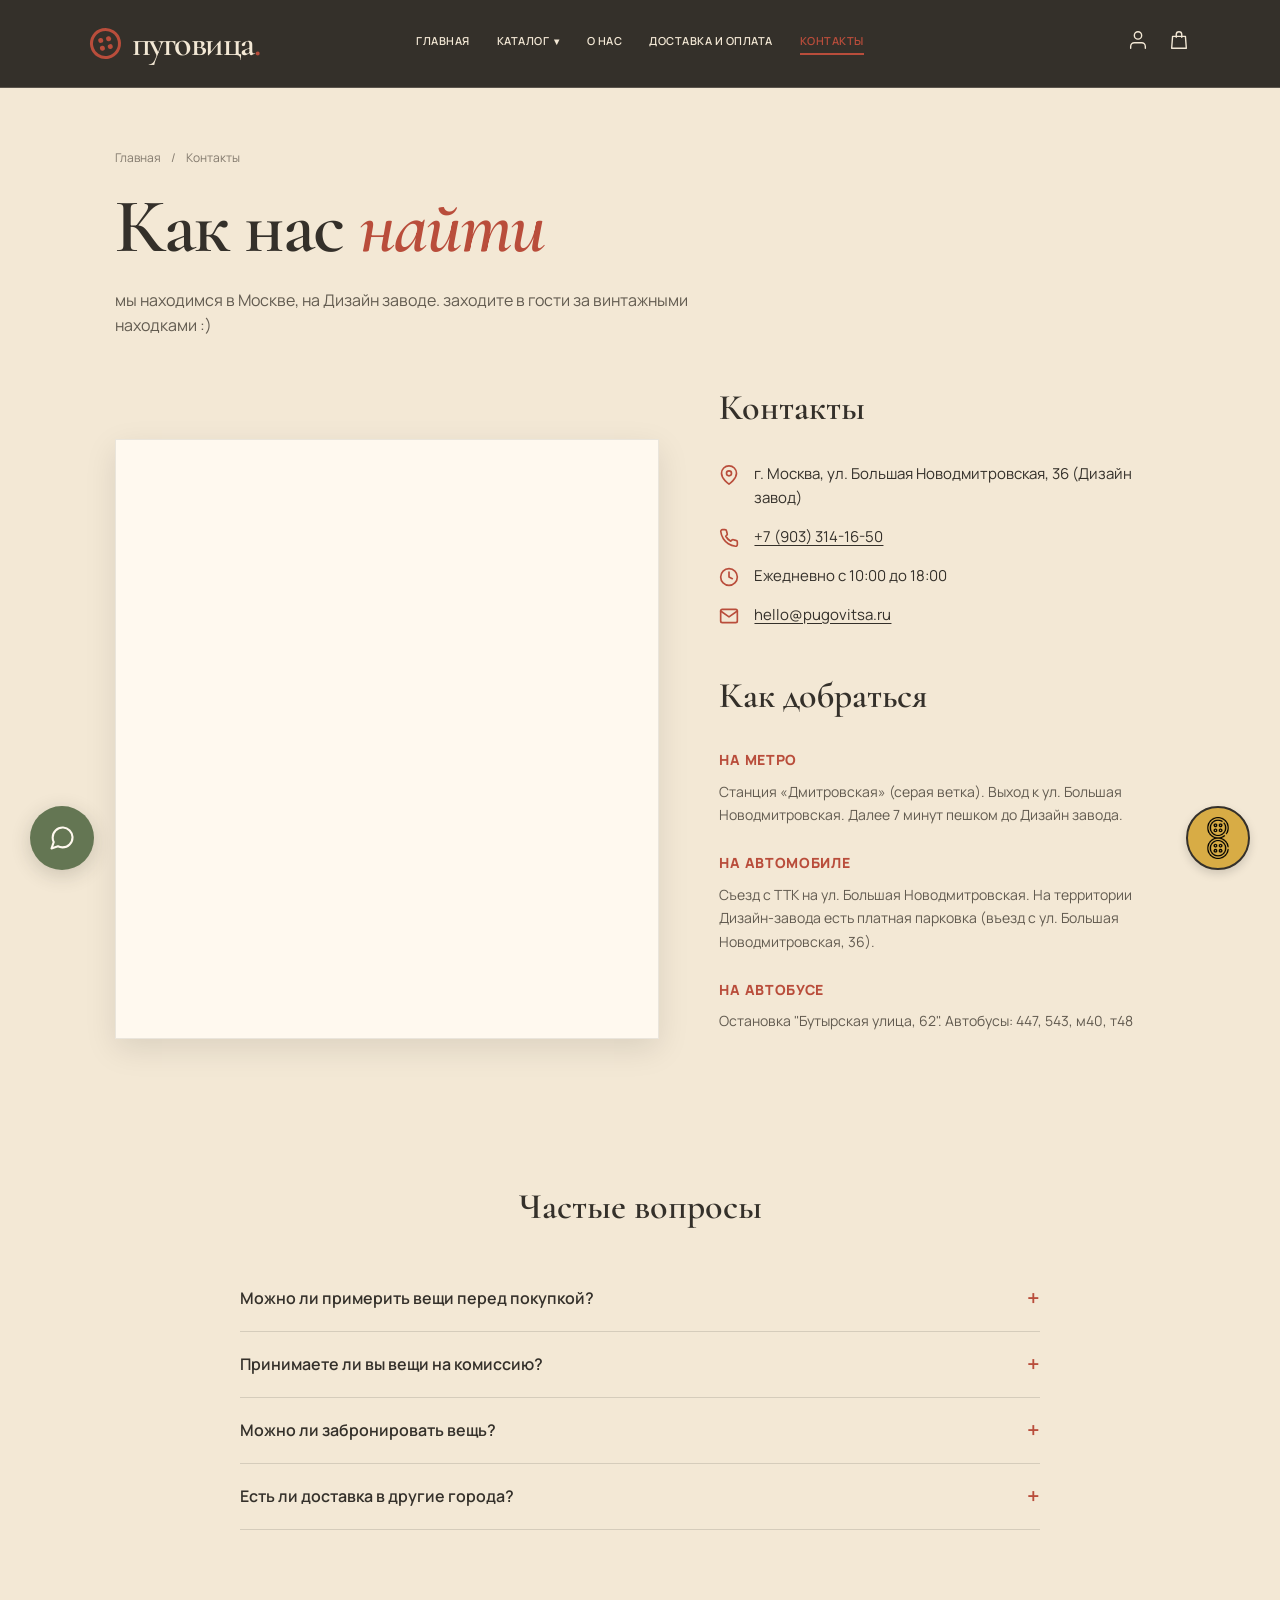
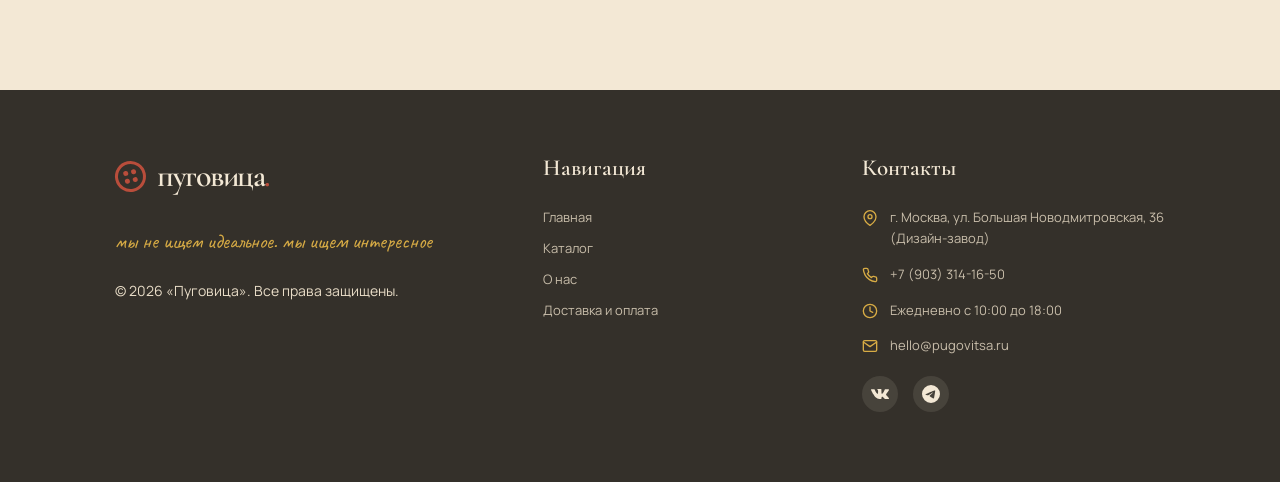
<file: contacts.html>
<!DOCTYPE html>
<html lang="ru">
<head>
    <meta charset="UTF-8">
    <meta name="viewport" content="width=device-width, initial-scale=1.0">
    <title>Контакты — Пуговица.</title>
    <link rel="preconnect" href="https://fonts.googleapis.com">
    <link rel="preconnect" href="https://fonts.gstatic.com" crossorigin>
    <link href="https://fonts.googleapis.com/css2?family=Caveat:wght@400;500;600;700&family=Cormorant+Garamond:wght@400;500;600;700&family=Manrope:wght@400;500;600;700;800&display=swap" rel="stylesheet">
    <link rel="stylesheet" href="css/style.css">
    <link rel="stylesheet" href="css/contacts.css">
    <link rel="stylesheet" href="css/chat.css">
    <link rel="icon" type="image/svg+xml" href="favicon.svg">
</head>
<body>

    <!-- ШАПКА (скопируйте сюда вашу шапку) -->
    <header class="header">
        <div class="header__logo">
            <a href="index.html">
                <span class="logo-button"><span></span><span></span><span></span><span></span></span>
                <span class="logo-word">пуговица<span>.</span></span>
            </a>
        </div>
        <nav class="navigation" id="navigation">
            <a href="index.html">Главная</a>
                        <div class="nav-dropdown">
                <a href="catalog.html" class="nav-dropdown__toggle">Каталог <span>▾</span></a>
                <div class="nav-dropdown__menu">
                    <a href="catalog.html?category=clothing">Одежда</a>
                    <a href="catalog.html?category=interior">Для дома</a>
                    <a href="catalog.html?category=accessories">Аксессуары</a>
                </div>
            </div>
            <a href="about.html">О нас</a>
            <a href="delivery.html">Доставка и оплата</a>
            <a href="contacts.html">Контакты</a>
        </nav>
        <div class="header__actions">
            <a href="profile.html" class="header-action" aria-label="Личный кабинет">
    <svg viewBox="0 0 24 24"><path d="M20 21v-2a4 4 0 0 0-4-4H8a4 4 0 0 0-4 4v2"/><circle cx="12" cy="7" r="4"/></svg>
</a>
             <a href="cart.html" class="header-action header-action--cart" aria-label="Корзина">
    <svg viewBox="0 0 24 24"><path d="M5 8h14l1 13H4L5 8Z"/><path d="M9 9V6a3 3 0 0 1 6 0v3"/></svg>
    <span class="cart-count" id="cart-count">0</span>
</a>
        </div>
        <button class="mobile-menu-toggle" id="mobile-menu-toggle"
        aria-label="Открыть меню" aria-expanded="false">
    <span></span>
    <span></span>
    <span></span>
</button>
    </header>

        <main class="about-page">
        <section class="about-header">
            <div class="breadcrumbs">
                <a href="index.html">Главная</a>
                <span>/</span>
                <span>Контакты</span>
            </div>
            <h1 class="about-title">Как нас <span>найти</span></h1>
            <p style="margin-top: 20px; font-size: 16px; color: #625B50; max-width: 600px;">
                мы находимся в Москве, на Дизайн заводе. заходите в гости за винтажными находками :)
            </p>
        </section>

        <section class="about-section">
            <div class="contacts-layout">

                <!-- ЛЕВАЯ ЧАСТЬ: КАРТА -->
                <div class="contacts-map">
                    <div class="map-container">
                        <!-- ВСТАВЬТЕ СЮДА ВАШ IFRAME С КАРТОЙ ИЗ КОНСТРУКТОРА -->
                        <iframe src="https://yandex.ru/map-widget/v1/?um=constructor%3Af78069232c2f1695717b22b0c1cf9fd0a4895f196dd0454f59cdfdd7e40e90b8&amp;source=constructor" width="100%" height="100%" frameborder="0"></iframe>
                    </div>
                </div>

                <!-- ПРАВАЯ ЧАСТЬ: КОНТАКТЫ И КАК ДОБРАТЬСЯ -->
                <div class="contacts-info">

                    <!-- Контактные данные -->
                    <div class="contact-block">
                        <h2>Контакты</h2>
                        <div class="contact-item">
                            <svg viewBox="0 0 24 24" width="20" height="20" fill="none" stroke="currentColor" stroke-width="2" stroke-linecap="round" stroke-linejoin="round"><path d="M21 10c0 7-9 13-9 13s-9-6-9-13a9 9 0 0 1 18 0z"></path><circle cx="12" cy="10" r="3"></circle></svg>
                            <span>г. Москва, ул. Большая Новодмитровская, 36 (Дизайн завод)</span>
                        </div>
                        <div class="contact-item">
                            <svg viewBox="0 0 24 24" width="20" height="20" fill="none" stroke="currentColor" stroke-width="2" stroke-linecap="round" stroke-linejoin="round"><path d="M22 16.92v3a2 2 0 0 1-2.18 2 19.79 19.79 0 0 1-8.63-3.07 19.5 19.5 0 0 1-6-6 19.79 19.79 0 0 1-3.07-8.67A2 2 0 0 1 4.11 2h3a2 2 0 0 1 2 1.72 12.84 12.84 0 0 0 .7 2.81 2 2 0 0 1-.45 2.11L8.09 9.91a16 16 0 0 0 6 6l1.27-1.27a2 2 0 0 1 2.11-.45 12.84 12.84 0 0 0 2.81.7A2 2 0 0 1 22 16.92z"></path></svg>
                            <a href="tel:+79033141650">+7 (903) 314-16-50</a>
                        </div>
                        <div class="contact-item">
                            <svg viewBox="0 0 24 24" width="20" height="20" fill="none" stroke="currentColor" stroke-width="2" stroke-linecap="round" stroke-linejoin="round"><circle cx="12" cy="12" r="10"></circle><polyline points="12 6 12 12 16 14"></polyline></svg>
                            <span>Ежедневно с 10:00 до 18:00</span>
                        </div>
                        <div class="contact-item">
                            <svg viewBox="0 0 24 24" width="20" height="20" fill="none" stroke="currentColor" stroke-width="2" stroke-linecap="round" stroke-linejoin="round"><path d="M4 4h16c1.1 0 2 .9 2 2v12c0 1.1-.9 2-2 2H4c-1.1 0-2-.9-2-2V6c0-1.1.9-2 2-2z"></path><polyline points="22,6 12,13 2,6"></polyline></svg>
                            <a href="mailto:hello@pugovitsa.ru">hello@pugovitsa.ru</a>
                        </div>
                    </div>

                    <!-- Как добраться -->
                    <div class="contact-block" style="margin-top: 40px;">
                        <h2>Как добраться</h2>

                        <div class="route-item">
                            <h3>На метро</h3>
                            <p>Станция «Дмитровская» (серая ветка). Выход к ул. Большая Новодмитровская. Далее 7 минут пешком до Дизайн завода.</p>
                        </div>

                        <div class="route-item">
                            <h3>На автомобиле</h3>
                            <p>Съезд с ТТК на ул. Большая Новодмитровская. На территории Дизайн-завода есть платная парковка (въезд с ул. Большая Новодмитровская, 36).</p>
                        </div>

                        <div class="route-item">
                            <h3>На автобусе</h3>
                            <p>Остановка "Бутырская улица, 62". Автобусы: 447, 543, м40, т48</p>
                        </div>
                    </div>

                </div>
                            <!-- FAQ -->
            <div class="faq-block">
                <h2>Частые вопросы</h2>

                <details class="faq-item">
                    <summary>Можно ли примерить вещи перед покупкой?</summary>
                    <p>да, в магазине на Дизайн заводе есть примерочная - вы можете приехать в часы работы магазина и примерить всё, что понравится.</p>
                </details>

                <details class="faq-item">
                    <summary>Принимаете ли вы вещи на комиссию?</summary>
                    <p>да, мы берём на реализацию винтажную одежду, аксессуары и предметы интерьера в хорошем состоянии - напишите нам на почту, в социальные сети или позвоните, чтобы обсудить детали.</p>
                </details>

                <details class="faq-item">
                    <summary>Можно ли забронировать вещь?</summary>
                    <p>конечно, мы можем отложить товар на 2 дня! если понимаете, что вам это нужно, напишите нам в социальных сетях или позвоните</p>
                </details>

                <details class="faq-item">
                    <summary>Есть ли доставка в другие города?</summary>
                    <p>да, мы отправляем заказы Почтой России и СДЭК по всей стране. подробнее — в разделе «Доставка и оплата».</p>
                </details>
            </div>
            </div>
        </section>
    </main>

    <!-- ПОДВАЛ (скопируйте сюда ваш футер) -->
    <footer class="footer">
        <div class="footer__main">
            <!-- 1. Бренд и слоган -->
            <div class="footer__brand">
                <a href="index.html" class="footer__logo">
                    <span class="logo-button"><span></span><span></span><span></span><span></span></span>
                    <span class="logo-word">пуговица<span>.</span></span>
                </a>
                <p>мы не ищем идеальное. мы ищем интересное</p>

                <!-- Копирайт и оферта -->
                <p class="footer__copyright">© 2026 «Пуговица». Все права защищены.</p>
            </div>

            <!-- 2. Навигация -->
            <div class="footer__column">
                <h3>Навигация</h3>
                <a href="index.html">Главная</a>
                <a href="catalog.html">Каталог</a>
                <a href="about.html">О нас</a>
                <a href="delivery.html">Доставка и оплата</a>
            </div>

            <!-- 3. Контакты -->
            <div class="footer__column footer__contacts">
                <h3>Контакты</h3>

                <!-- Адрес -->
                <div class="footer__contact-item">
                    <svg viewBox="0 0 24 24" width="16" height="16" fill="none" stroke="currentColor" stroke-width="2" stroke-linecap="round" stroke-linejoin="round">
                        <path d="M21 10c0 7-9 13-9 13s-9-6-9-13a9 9 0 0 1 18 0z"></path>
                        <circle cx="12" cy="10" r="3"></circle>
                    </svg>
                    <span>г. Москва, ул. Большая Новодмитровская, 36 (Дизайн-завод)</span>
                </div>

                <!-- Телефон -->
                <div class="footer__contact-item">
                    <svg viewBox="0 0 24 24" width="16" height="16" fill="none" stroke="currentColor" stroke-width="2" stroke-linecap="round" stroke-linejoin="round">
                        <path d="M22 16.92v3a2 2 0 0 1-2.18 2 19.79 19.79 0 0 1-8.63-3.07 19.5 19.5 0 0 1-6-6 19.79 19.79 0 0 1-3.07-8.67A2 2 0 0 1 4.11 2h3a2 2 0 0 1 2 1.72 12.84 12.84 0 0 0 .7 2.81 2 2 0 0 1-.45 2.11L8.09 9.91a16 16 0 0 0 6 6l1.27-1.27a2 2 0 0 1 2.11-.45 12.84 12.84 0 0 0 2.81.7A2 2 0 0 1 22 16.92z"></path>
                    </svg>
                    <a href="tel:+79033141650">+7 (903) 314-16-50</a>
                </div>

                <!-- Часы работы -->
                <div class="footer__contact-item">
                    <svg viewBox="0 0 24 24" width="16" height="16" fill="none" stroke="currentColor" stroke-width="2" stroke-linecap="round" stroke-linejoin="round">
                        <circle cx="12" cy="12" r="10"></circle>
                        <polyline points="12 6 12 12 16 14"></polyline>
                    </svg>
                    <span>Ежедневно с 10:00 до 18:00</span>
                </div>

                <!-- Почта -->
                <div class="footer__contact-item">
                    <svg viewBox="0 0 24 24" width="16" height="16" fill="none" stroke="currentColor" stroke-width="2" stroke-linecap="round" stroke-linejoin="round">
                        <path d="M4 4h16c1.1 0 2 .9 2 2v12c0 1.1-.9 2-2 2H4c-1.1 0-2-.9-2-2V6c0-1.1.9-2 2-2z"></path>
                        <polyline points="22,6 12,13 2,6"></polyline>
                    </svg>
                    <a href="mailto:hello@pugovitsa.ru">hello@pugovitsa.ru</a>
                </div>

                                <!-- СОЦИАЛЬНЫЕ СЕТИ -->
                <div class="footer__socials">
                    <!-- ВКонтакте (ваш SVG) -->
                    <a href="#" target="_blank" rel="noopener noreferrer" aria-label="ВКонтакте">
                        <svg xmlns="http://www.w3.org/2000/svg" viewBox="0 0 512 512" class="social-icon-svg">
                            <path d="M 7.5,123.0 Q 2,125 1,127 Q 0,129 0.5,133.5 Q 1,138 8.5,154.5 Q 16,171 33.5,205 Q 51,239 67.5,265.5 Q 84,292 97.5,310 Q 111,328 121.5,339 Q 132,350 141,357.5 Q 150,365 162,372.5 Q 174,380 184,384.5 Q 194,389 209,393 Q 224,397 237.5,398.5 Q 251,400 267.5,399.5 Q 284,399 287,398 Q 290,397 293,394 Q 296,391 298,375 Q 300,359 303,350.5 Q 306,342 310.5,337.5 Q 315,333 319.5,332.5 Q 324,332 329.5,335 Q 335,338 358.5,362.5 Q 382,387 392,392.5 Q 402,398 408,399 Q 414,400 455.5,400 Q 497,400 500,399 Q 503,398 505.5,395.5 Q 508,393 509.5,388 Q 511,383 510.5,379.5 Q 510,376 505,367 Q 500,358 490.5,346.5 Q 481,335 457,311.5 Q 433,288 430,282 Q 427,276 429.5,267.5 Q 432,259 458.5,223.5 Q 485,188 494,173.5 Q 503,159 507,148.5 Q 511,138 510.5,133 Q 510,128 508,126 Q 506,124 501,122.5 Q 496,121 449.5,121 Q 403,121 399.5,122.5 Q 396,124 392,130.5 Q 388,137 376.5,162.5 Q 365,188 358.5,199 Q 352,210 344,221 Q 336,232 328.5,240 Q 321,248 318.5,249.5 Q 316,251 313,251 Q 310,251 306,247.5 Q 302,244 299.5,236.5 Q 297,229 297,179.5 Q 297,130 295,124 Q 293,118 287,114.5 Q 281,111 236.5,111 Q 192,111 188,112 Q 184,113 177,120 Q 170,127 178.5,130.5 Q 187,134 191,138 Q 195,142 197,146.5 Q 199,151 200.5,163 Q 202,175 201,203 Q 200,231 197.5,238.5 Q 195,246 191.5,249 Q 188,252 184,251.5 Q 180,251 177,249 Q 174,247 166,238 Q 158,229 143.5,205.5 Q 129,182 117,156 Q 105,130 102,127 Q 99,124 95,122.5 Q 91,121 52,121 Q 13,121 7.5,123 Z"/>
                        </svg>
                    </a>

                    <!-- Telegram (оставляем как было) -->
                    <a href="#" target="_blank" rel="noopener noreferrer" aria-label="Telegram">
                        <svg viewBox="0 0 24 24" width="20" height="20" fill="currentColor">
                            <path d="M11.944 0A12 12 0 0 0 0 12a12 12 0 0 0 12 12 12 12 0 0 0 12-12A12 12 0 0 0 12 0a12 12 0 0 0-.056 0zm4.962 7.224c.1-.002.321.023.465.14a.506.506 0 0 1 .171.325c.016.093.036.306.02.472-.18 1.898-.962 6.502-1.36 8.627-.168.9-.499 1.201-.82 1.23-.696.065-1.225-.46-1.9-.902-1.056-.693-1.653-1.124-2.678-1.8-1.185-.78-.417-1.21.258-1.91.177-.184 3.247-2.977 3.307-3.23.007-.032.014-.15-.056-.212s-.174-.041-.249-.024c-.106.024-1.793 1.14-5.061 3.345-.48.33-.913.49-1.302.48-.428-.008-1.252-.241-1.865-.44-.752-.245-1.349-.374-1.297-.789.027-.216.325-.437.893-.663 3.498-1.524 5.83-2.529 6.998-3.014 3.332-1.386 4.025-1.627 4.476-1.635z"/>
                        </svg>
                    </a>
                </div>
            </div>
        </div>
    </footer>
    <!-- ЧАТ-КОНСУЛЬТАНТ -->
<div class="chat-widget">
    <button class="chat-toggle" id="chat-toggle" aria-label="Открыть чат">
        <svg viewBox="0 0 24 24" fill="none" stroke="currentColor"
             stroke-width="1.8" stroke-linecap="round" stroke-linejoin="round">
            <path d="M21 11.5a8.5 8.5 0 0 1-8.5 8.5
            8.4 8.4 0 0 1-4-.9L3 21l1.9-5.5
            a8.4 8.4 0 0 1-.9-4A8.5 8.5 0 0 1
            12.5 3h.5a8.5 8.5 0 0 1 8 8v.5Z"/>
        </svg>
    </button>

    <div class="chat-window" id="chat-window">
        <div class="chat-header">
            <div>
                <span class="chat-header__title">Пуговичный помощник</span>
                <span class="chat-header__status">На связи</span>
            </div>

            <button class="chat-close" id="chat-close" aria-label="Закрыть чат">
                &times;
            </button>
        </div>

        <div class="chat-messages" id="chat-messages">
            <div class="chat-message chat-message--bot">
                Привет! Добро пожаловать в «Пуговицу»!
                Я помогу разобраться с заказами, доставкой и нашими находками.
                Что вас интересует?
            </div>
        </div>

        <div class="chat-quick-questions" id="chat-quick-questions">
            <button data-question="Как оформить заказ?">Как оформить заказ?</button>
            <button data-question="Какая у вас доставка?">Доставка</button>
            <button data-question="Можно ли вернуть товар?">Возврат</button>
            <button data-question="Как связаться с магазином?">Контакты</button>
        </div>

        <form class="chat-input-area" id="chat-form">
            <input
                type="text"
                id="chat-input"
                placeholder="Напишите сообщение..."
                autocomplete="off"
                aria-label="Ваше сообщение"
                required
            >
            <button type="submit" aria-label="Отправить сообщение">
                <svg viewBox="0 0 24 24" fill="none" stroke="currentColor"
                     stroke-width="2" stroke-linecap="round" stroke-linejoin="round">
                    <path d="m22 2-7 20-4-9-9-4Z"/>
                    <path d="M22 2 11 13"/>
                </svg>
            </button>
        </form>
    </div>
</div>
<!-- КОНЕЦ ЧАТА -->
<!-- Кнопка возврата наверх -->
    <a href="#" class="scroll-top-btn" id="scroll-top" aria-label="Наверх">
        <img src="images/buttons.png" alt="Наверх">
    </a>
    <script src="js/main.js"></script>
<script src="js/chat.js"></script>
</body>
</html>
</file>
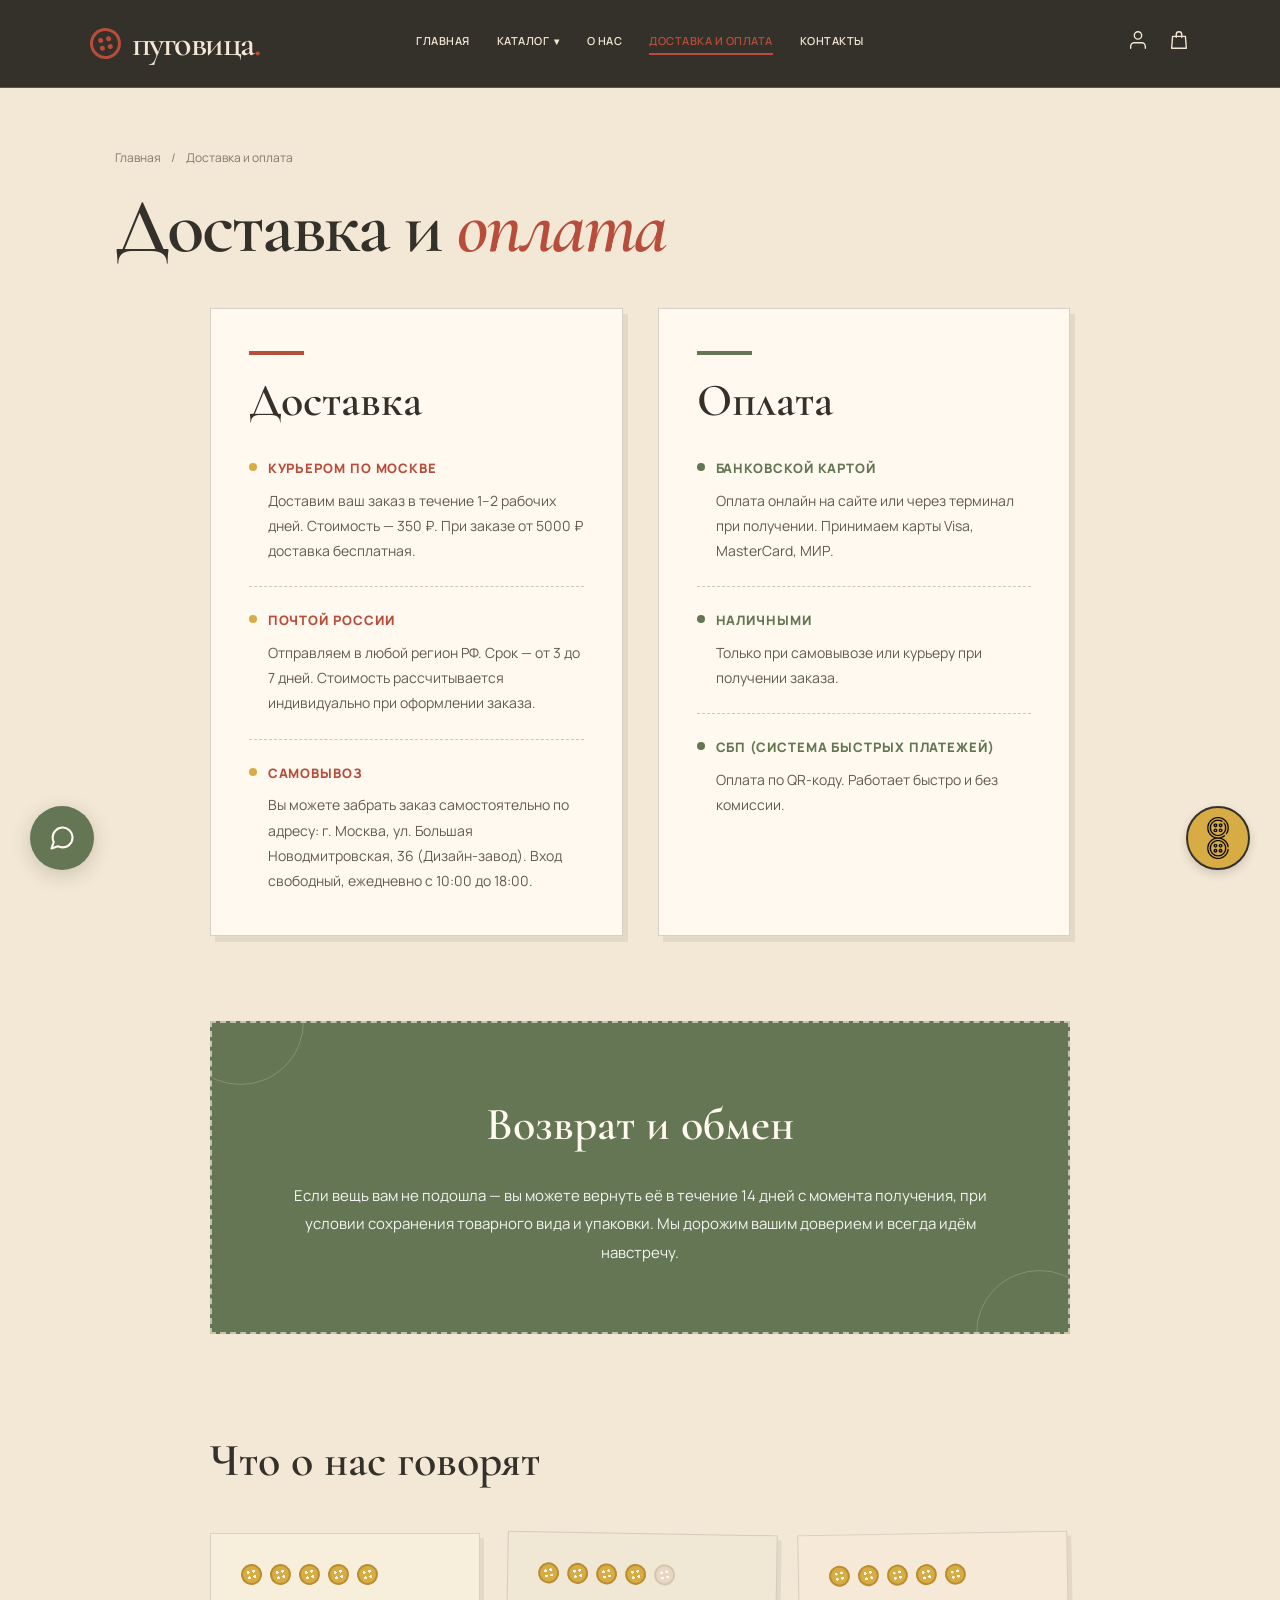
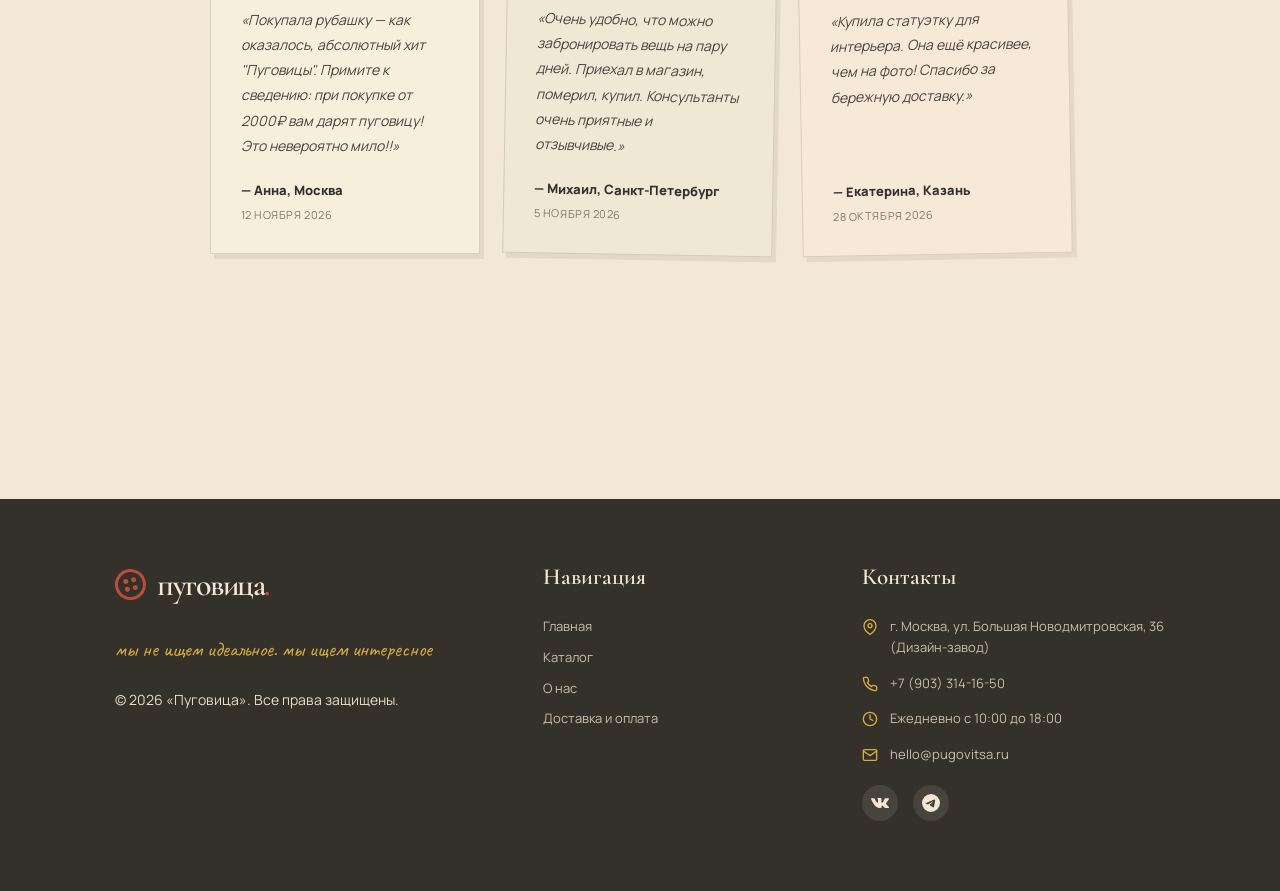
<file: delivery.html>
<!DOCTYPE html>
<html lang="ru">
<head>
    <meta charset="UTF-8">
    <meta name="viewport" content="width=device-width, initial-scale=1.0">
    <title>Доставка и оплата — Пуговица.</title>

    <link rel="preconnect" href="https://fonts.googleapis.com">
    <link rel="preconnect" href="https://fonts.gstatic.com" crossorigin>
    <link href="https://fonts.googleapis.com/css2?family=Caveat:wght@400;500;600;700&family=Cormorant+Garamond:wght@400;500;600;700&family=Manrope:wght@400;500;600;700;800&display=swap" rel="stylesheet">

    <link rel="stylesheet" href="css/style.css">
    <link rel="stylesheet" href="css/delivery.css">
    <link rel="stylesheet" href="css/chat.css">
    <link rel="icon" type="image/svg+xml" href="favicon.svg">
</head>
<body>

    <!-- ШАПКА -->
    <header class="header">
        <div class="header__logo">
            <a href="index.html">
                <span class="logo-button"><span></span><span></span><span></span><span></span></span>
                <span class="logo-word">пуговица<span>.</span></span>
            </a>
        </div>
        <nav class="navigation" id="navigation">
            <a href="index.html">Главная</a>
            <div class="nav-dropdown">
                <a href="catalog.html" class="nav-dropdown__toggle">Каталог <span>▾</span></a>
                <div class="nav-dropdown__menu">
                    <a href="catalog.html?category=clothing">Одежда</a>
                    <a href="catalog.html?category=interior">Для дома</a>
                    <a href="catalog.html?category=accessories">Аксессуары</a>
                </div>
            </div>
            <a href="about.html">О нас</a>
            <a href="delivery.html">Доставка и оплата</a>
            <a href="contacts.html">Контакты</a>
        </nav>
        <div class="header__actions">
            <a href="profile.html" class="header-action" aria-label="Личный кабинет">
                <svg viewBox="0 0 24 24"><path d="M20 21v-2a4 4 0 0 0-4-4H8a4 4 0 0 0-4 4v2"/><circle cx="12" cy="7" r="4"/></svg>
            </a>
            <a href="cart.html" class="header-action header-action--cart" aria-label="Корзина">
                <svg viewBox="0 0 24 24"><path d="M5 8h14l1 13H4L5 8Z"/><path d="M9 9V6a3 3 0 0 1 6 0v3"/></svg>
                <span class="cart-count" id="cart-count">0</span>
            </a>
        </div>
    </header>

    <main class="about-page">
        <!-- ЗАГОЛОВОК -->
        <section class="about-header">
            <div class="breadcrumbs">
                <a href="index.html">Главная</a>
                <span>/</span>
                <span>Доставка и оплата</span>
            </div>
            <h1 class="about-title">Доставка и <span>оплата</span></h1>
        </section>

        <!-- БЛОК ДОСТАВКИ, ОПЛАТЫ, ВОЗВРАТА И ОТЗЫВОВ -->
        <section class="section about-section" style="padding-top: 0;">

            <!-- Сетка доставки и оплаты -->
            <div class="delivery-grid">
                <!-- Доставка -->
                <div class="delivery-card">
                    <h2>Доставка</h2>
                    <div class="delivery-item">
                        <h3>Курьером по Москве</h3>
                        <p>Доставим ваш заказ в течение 1–2 рабочих дней. Стоимость — 350 ₽. При заказе от 5000 ₽ доставка бесплатная.</p>
                    </div>
                    <div class="delivery-item">
                        <h3>Почтой России</h3>
                        <p>Отправляем в любой регион РФ. Срок — от 3 до 7 дней. Стоимость рассчитывается индивидуально при оформлении заказа.</p>
                    </div>
                    <div class="delivery-item">
                        <h3>Самовывоз</h3>
                        <p>Вы можете забрать заказ самостоятельно по адресу: г. Москва, ул. Большая Новодмитровская, 36 (Дизайн-завод). Вход свободный, ежедневно с 10:00 до 18:00.</p>
                    </div>
                </div>

                <!-- Оплата -->
                <div class="delivery-card">
                    <h2>Оплата</h2>
                    <div class="delivery-item">
                        <h3>Банковской картой</h3>
                        <p>Оплата онлайн на сайте или через терминал при получении. Принимаем карты Visa, MasterCard, МИР.</p>
                    </div>
                    <div class="delivery-item">
                        <h3>Наличными</h3>
                        <p>Только при самовывозе или курьеру при получении заказа.</p>
                    </div>
                    <div class="delivery-item">
                        <h3>СБП (Система быстрых платежей)</h3>
                        <p>Оплата по QR-коду. Работает быстро и без комиссии.</p>
                    </div>
                </div>
            </div>

            <!-- Блок с возвратом -->
            <div class="return-block">
                <h2>Возврат и обмен</h2>
                <p>Если вещь вам не подошла — вы можете вернуть её в течение 14 дней с момента получения, при условии сохранения товарного вида и упаковки. Мы дорожим вашим доверием и всегда идём навстречу.</p>
            </div>

            <!-- БЛОК ОТЗЫВОВ -->

<!-- БЛОК ОТЗЫВОВ -->
<div class="reviews-block">
    <h2>Что о нас говорят</h2>

    <div class="reviews-grid">

        <!-- Отзыв 1 -->
        <div class="review-card">
            <div class="review-rating" aria-label="5 из 5">
                <span class="review-button"></span>
                <span class="review-button"></span>
                <span class="review-button"></span>
                <span class="review-button"></span>
                <span class="review-button"></span>
            </div>

            <p class="review-text">«Покупала рубашку — как оказалось, абсолютный хит "Пуговицы". Примите к сведению: при покупке от 2000₽ вам дарят пуговицу! Это невероятно мило!!»</p>
            <p class="review-author">— Анна, Москва</p>
            <span class="review-date">12 ноября 2026</span>
        </div>

        <!-- Отзыв 2 -->
        <div class="review-card">
            <div class="review-rating" aria-label="4 из 5">
                <span class="review-button"></span>
                <span class="review-button"></span>
                <span class="review-button"></span>
                <span class="review-button"></span>
                <span class="review-button review-button--empty"></span>
            </div>

            <p class="review-text">«Очень удобно, что можно забронировать вещь на пару дней. Приехал в магазин, померил, купил. Консультанты очень приятные и отзывчивые.»</p>
            <p class="review-author">— Михаил, Санкт-Петербург</p>
            <span class="review-date">5 ноября 2026</span>
        </div>

        <!-- Отзыв 3 -->
        <div class="review-card">
            <div class="review-rating" aria-label="5 из 5">
                <span class="review-button"></span>
                <span class="review-button"></span>
                <span class="review-button"></span>
                <span class="review-button"></span>
                <span class="review-button"></span>
            </div>

            <p class="review-text">«Купила статуэтку для интерьера. Она ещё красивее, чем на фото! Спасибо за бережную доставку.»</p>
            <p class="review-author">— Екатерина, Казань</p>
            <span class="review-date">28 октября 2026</span>
        </div>

    </div>
</div>

        </section>
    </main>

    <!-- ПОДВАЛ -->
    <footer class="footer">
        <div class="footer__main">
            <div class="footer__brand">
                <a href="index.html" class="footer__logo">
                    <span class="logo-button"><span></span><span></span><span></span><span></span></span>
                    <span class="logo-word">пуговица<span>.</span></span>
                </a>
                <p>мы не ищем идеальное. мы ищем интересное</p>
                <p class="footer__copyright">© 2026 «Пуговица». Все права защищены.</p>
            </div>

            <div class="footer__column">
                <h3>Навигация</h3>
                <a href="index.html">Главная</a>
                <a href="catalog.html">Каталог</a>
                <a href="about.html">О нас</a>
                <a href="delivery.html">Доставка и оплата</a>
            </div>

            <div class="footer__column footer__contacts">
                <h3>Контакты</h3>
                <div class="footer__contact-item">
                    <svg viewBox="0 0 24 24" width="16" height="16" fill="none" stroke="currentColor" stroke-width="2" stroke-linecap="round" stroke-linejoin="round"><path d="M21 10c0 7-9 13-9 13s-9-6-9-13a9 9 0 0 1 18 0z"></path><circle cx="12" cy="10" r="3"></circle></svg>
                    <span>г. Москва, ул. Большая Новодмитровская, 36 (Дизайн-завод)</span>
                </div>
                <div class="footer__contact-item">
                    <svg viewBox="0 0 24 24" width="16" height="16" fill="none" stroke="currentColor" stroke-width="2" stroke-linecap="round" stroke-linejoin="round"><path d="M22 16.92v3a2 2 0 0 1-2.18 2 19.79 19.79 0 0 1-8.63-3.07 19.5 19.5 0 0 1-6-6 19.79 19.79 0 0 1-3.07-8.67A2 2 0 0 1 4.11 2h3a2 2 0 0 1 2 1.72 12.84 12.84 0 0 0 .7 2.81 2 2 0 0 1-.45 2.11L8.09 9.91a16 16 0 0 0 6 6l1.27-1.27a2 2 0 0 1 2.11-.45 12.84 12.84 0 0 0 2.81.7A2 2 0 0 1 22 16.92z"></path></svg>
                    <a href="tel:+79033141650">+7 (903) 314-16-50</a>
                </div>
                <div class="footer__contact-item">
                    <svg viewBox="0 0 24 24" width="16" height="16" fill="none" stroke="currentColor" stroke-width="2" stroke-linecap="round" stroke-linejoin="round"><circle cx="12" cy="12" r="10"></circle><polyline points="12 6 12 12 16 14"></polyline></svg>
                    <span>Ежедневно с 10:00 до 18:00</span>
                </div>
                <div class="footer__contact-item">
                    <svg viewBox="0 0 24 24" width="16" height="16" fill="none" stroke="currentColor" stroke-width="2" stroke-linecap="round" stroke-linejoin="round"><path d="M4 4h16c1.1 0 2 .9 2 2v12c0 1.1-.9 2-2 2H4c-1.1 0-2-.9-2-2V6c0-1.1.9-2 2-2z"></path><polyline points="22,6 12,13 2,6"></polyline></svg>
                    <a href="mailto:hello@pugovitsa.ru">hello@pugovitsa.ru</a>
                </div>

                <!-- СОЦИАЛЬНЫЕ СЕТИ -->
                <div class="footer__socials">
                    <a href="#" target="_blank" rel="noopener noreferrer" aria-label="ВКонтакте">
                        <svg xmlns="http://www.w3.org/2000/svg" viewBox="0 0 512 512" class="social-icon-svg">
                            <path d="M 7.5,123.0 Q 2,125 1,127 Q 0,129 0.5,133.5 Q 1,138 8.5,154.5 Q 16,171 33.5,205 Q 51,239 67.5,265.5 Q 84,292 97.5,310 Q 111,328 121.5,339 Q 132,350 141,357.5 Q 150,365 162,372.5 Q 174,380 184,384.5 Q 194,389 209,393 Q 224,397 237.5,398.5 Q 251,400 267.5,399.5 Q 284,399 287,398 Q 290,397 293,394 Q 296,391 298,375 Q 300,359 303,350.5 Q 306,342 310.5,337.5 Q 315,333 319.5,332.5 Q 324,332 329.5,335 Q 335,338 358.5,362.5 Q 382,387 392,392.5 Q 402,398 408,399 Q 414,400 455.5,400 Q 497,400 500,399 Q 503,398 505.5,395.5 Q 508,393 509.5,388 Q 511,383 510.5,379.5 Q 510,376 505,367 Q 500,358 490.5,346.5 Q 481,335 457,311.5 Q 433,288 430,282 Q 427,276 429.5,267.5 Q 432,259 458.5,223.5 Q 485,188 494,173.5 Q 503,159 507,148.5 Q 511,138 510.5,133 Q 510,128 508,126 Q 506,124 501,122.5 Q 496,121 449.5,121 Q 403,121 399.5,122.5 Q 396,124 392,130.5 Q 388,137 376.5,162.5 Q 365,188 358.5,199 Q 352,210 344,221 Q 336,232 328.5,240 Q 321,248 318.5,249.5 Q 316,251 313,251 Q 310,251 306,247.5 Q 302,244 299.5,236.5 Q 297,229 297,179.5 Q 297,130 295,124 Q 293,118 287,114.5 Q 281,111 236.5,111 Q 192,111 188,112 Q 184,113 177,120 Q 170,127 178.5,130.5 Q 187,134 191,138 Q 195,142 197,146.5 Q 199,151 200.5,163 Q 202,175 201,203 Q 200,231 197.5,238.5 Q 195,246 191.5,249 Q 188,252 184,251.5 Q 180,251 177,249 Q 174,247 166,238 Q 158,229 143.5,205.5 Q 129,182 117,156 Q 105,130 102,127 Q 99,124 95,122.5 Q 91,121 52,121 Q 13,121 7.5,123 Z"/>
                        </svg>
                    </a>
                    <a href="#" target="_blank" rel="noopener noreferrer" aria-label="Telegram">
                        <svg viewBox="0 0 24 24" width="20" height="20" fill="currentColor">
                            <path d="M11.944 0A12 12 0 0 0 0 12a12 12 0 0 0 12 12 12 12 0 0 0 12-12A12 12 0 0 0 12 0a12 12 0 0 0-.056 0zm4.962 7.224c.1-.002.321.023.465.14a.506.506 0 0 1 .171.325c.016.093.036.306.02.472-.18 1.898-.962 6.502-1.36 8.627-.168.9-.499 1.201-.82 1.23-.696.065-1.225-.46-1.9-.902-1.056-.693-1.653-1.124-2.678-1.8-1.185-.78-.417-1.21.258-1.91.177-.184 3.247-2.977 3.307-3.23.007-.032.014-.15-.056-.212s-.174-.041-.249-.024c-.106.024-1.793 1.14-5.061 3.345-.48.33-.913.49-1.302.48-.428-.008-1.252-.241-1.865-.44-.752-.245-1.349-.374-1.297-.789.027-.216.325-.437.893-.663 3.498-1.524 5.83-2.529 6.998-3.014 3.332-1.386 4.025-1.627 4.476-1.635z"/>
                        </svg>
                    </a>
                </div>
            </div>
        </div>
    </footer>
<!-- ЧАТ-КОНСУЛЬТАНТ -->
<div class="chat-widget">
    <button class="chat-toggle" id="chat-toggle" aria-label="Открыть чат">
        <svg viewBox="0 0 24 24" fill="none" stroke="currentColor"
             stroke-width="1.8" stroke-linecap="round" stroke-linejoin="round">
            <path d="M21 11.5a8.5 8.5 0 0 1-8.5 8.5
            8.4 8.4 0 0 1-4-.9L3 21l1.9-5.5
            a8.4 8.4 0 0 1-.9-4A8.5 8.5 0 0 1
            12.5 3h.5a8.5 8.5 0 0 1 8 8v.5Z"/>
        </svg>
    </button>

    <div class="chat-window" id="chat-window">
        <div class="chat-header">
            <div>
                <span class="chat-header__title">Пуговичный помощник</span>
                <span class="chat-header__status">На связи</span>
            </div>

            <button class="chat-close" id="chat-close" aria-label="Закрыть чат">
                &times;
            </button>
        </div>

        <div class="chat-messages" id="chat-messages">
            <div class="chat-message chat-message--bot">
                Привет! Добро пожаловать в «Пуговицу»!
                Я помогу разобраться с заказами, доставкой и нашими находками.
                Что вас интересует?
            </div>
        </div>

        <div class="chat-quick-questions" id="chat-quick-questions">
            <button data-question="Как оформить заказ?">Как оформить заказ?</button>
            <button data-question="Какая у вас доставка?">Доставка</button>
            <button data-question="Можно ли вернуть товар?">Возврат</button>
            <button data-question="Как связаться с магазином?">Контакты</button>
        </div>

        <form class="chat-input-area" id="chat-form">
            <input
                type="text"
                id="chat-input"
                placeholder="Напишите сообщение..."
                autocomplete="off"
                aria-label="Ваше сообщение"
                required
            >
            <button type="submit" aria-label="Отправить сообщение">
                <svg viewBox="0 0 24 24" fill="none" stroke="currentColor"
                     stroke-width="2" stroke-linecap="round" stroke-linejoin="round">
                    <path d="m22 2-7 20-4-9-9-4Z"/>
                    <path d="M22 2 11 13"/>
                </svg>
            </button>
        </form>
    </div>
</div>
<!-- КОНЕЦ ЧАТА -->
    <!-- Кнопка возврата наверх -->
    <a href="#" class="scroll-top-btn" id="scroll-top" aria-label="Наверх">
        <img src="images/buttons.png" alt="Наверх">
    </a>

    <script src="js/main.js"></script>
<script src="js/chat.js"></script>
</body>
</html>
</file>
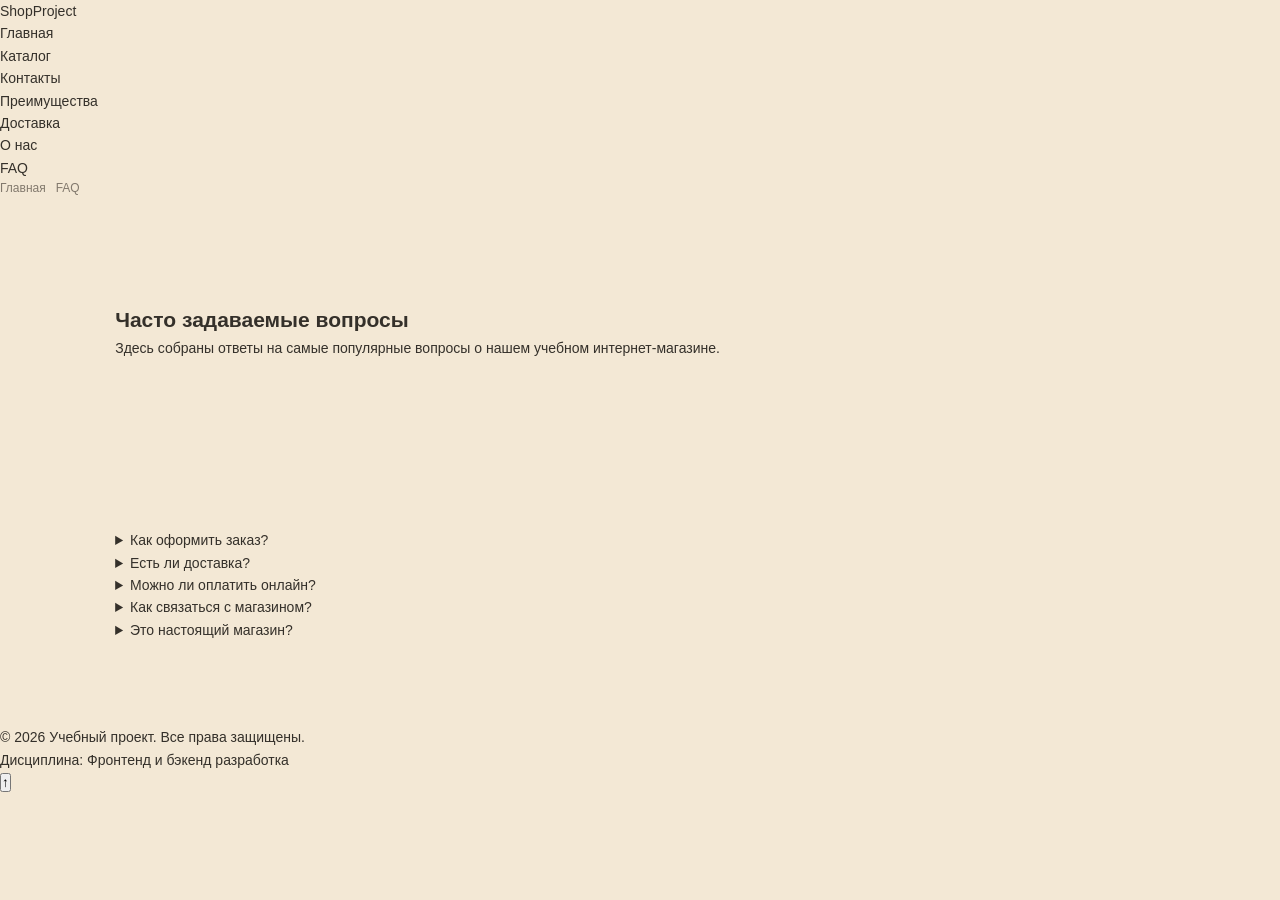
<file: faq.html>
<!DOCTYPE html>
<html lang="ru">
<head>
    <meta charset="UTF-8">
    <meta name="viewport" content="width=device-width, initial-scale=1.0">
    <meta name="description" content="Часто задаваемые вопросы — учебный интернет-магазин.">
    <title>FAQ – Учебный интернет-магазин</title>
    <link rel="stylesheet" href="css/style.css">
    <script src="js/main.js" defer></script>
</head>
<body>

    <header class="site-header">
        <div class="site-header__inner">
            <a class="site-header__logo" href="index.html">ShopProject</a>

            <nav class="site-nav" aria-label="Основная навигация">
                <ul class="site-nav__list">
                    <li class="site-nav__item"><a class="site-nav__link" href="index.html">Главная</a></li>
                    <li class="site-nav__item"><a class="site-nav__link" href="catalog.html">Каталог</a></li>
                    <li class="site-nav__item"><a class="site-nav__link" href="contacts.html">Контакты</a></li>
                    <li class="site-nav__item"><a class="site-nav__link" href="index.html#advantages">Преимущества</a></li>
                    <li class="site-nav__item"><a class="site-nav__link" href="delivery.html">Доставка</a></li>
                    <li class="site-nav__item"><a class="site-nav__link" href="about.html">О нас</a></li>
                    <li class="site-nav__item"><a class="site-nav__link site-nav__link--active" href="faq.html">FAQ</a></li>
                </ul>
            </nav>
        </div>
    </header>

    <main>

        <nav class="breadcrumbs" aria-label="Хлебные крошки">
            <a class="breadcrumbs__link" href="index.html">Главная</a>
            <span class="breadcrumbs__current">FAQ</span>
        </nav>

        <section class="section">
            <h1>Часто задаваемые вопросы</h1>
            <p>
                Здесь собраны ответы на самые популярные вопросы о нашем учебном
                интернет-магазине.
            </p>
        </section>

        <section class="section">

            <details class="faq">
                <summary class="faq__question">Как оформить заказ?</summary>
                <div class="faq__answer">
                    <p>Нажмите кнопку «Заказать» на карточке товара, заполните форму в открывшемся модальном окне и нажмите «Отправить заявку». Менеджер свяжется с вами для уточнения деталей.</p>
                </div>
            </details>

            <details class="faq">
                <summary class="faq__question">Есть ли доставка?</summary>
                <div class="faq__answer">
                    <p>Да, мы осуществляем доставку курьером по городу, отправляем заказы Почтой России, а также доступен самовывоз. Подробные условия читайте на странице <a href="delivery.html">«Доставка и оплата»</a>.</p>
                </div>
            </details>

            <details class="faq">
                <summary class="faq__question">Можно ли оплатить онлайн?</summary>
                <div class="faq__answer">
                    <p>В учебном проекте реальная оплата не подключена. Форма заявки работает как демонстрация интерфейса.</p>
                </div>
            </details>

            <details class="faq">
                <summary class="faq__question">Как связаться с магазином?</summary>
                <div class="faq__answer">
                    <p>Вы можете найти все контактные данные на странице <a href="contacts.html">«Контакты»</a> или оставить заявку через форму на главной странице.</p>
                </div>
            </details>

            <details class="faq">
                <summary class="faq__question">Это настоящий магазин?</summary>
                <div class="faq__answer">
                    <p>Нет, ShopProject — это учебный проект, созданный в рамках дисциплины «Фронтенд и бэкенд разработка». Он демонстрирует навыки вёрстки и работы с современными технологиями.</p>
                </div>
            </details>

        </section>

    </main>

    <footer class="site-footer">
        <p>&copy; 2026 Учебный проект. Все права защищены.</p>
        <p>Дисциплина: Фронтенд и бэкенд разработка</p>
    </footer>

    <button class="scroll-top" id="scroll-top" type="button" aria-label="Наверх">↑</button>

</body>
</html>
</file>
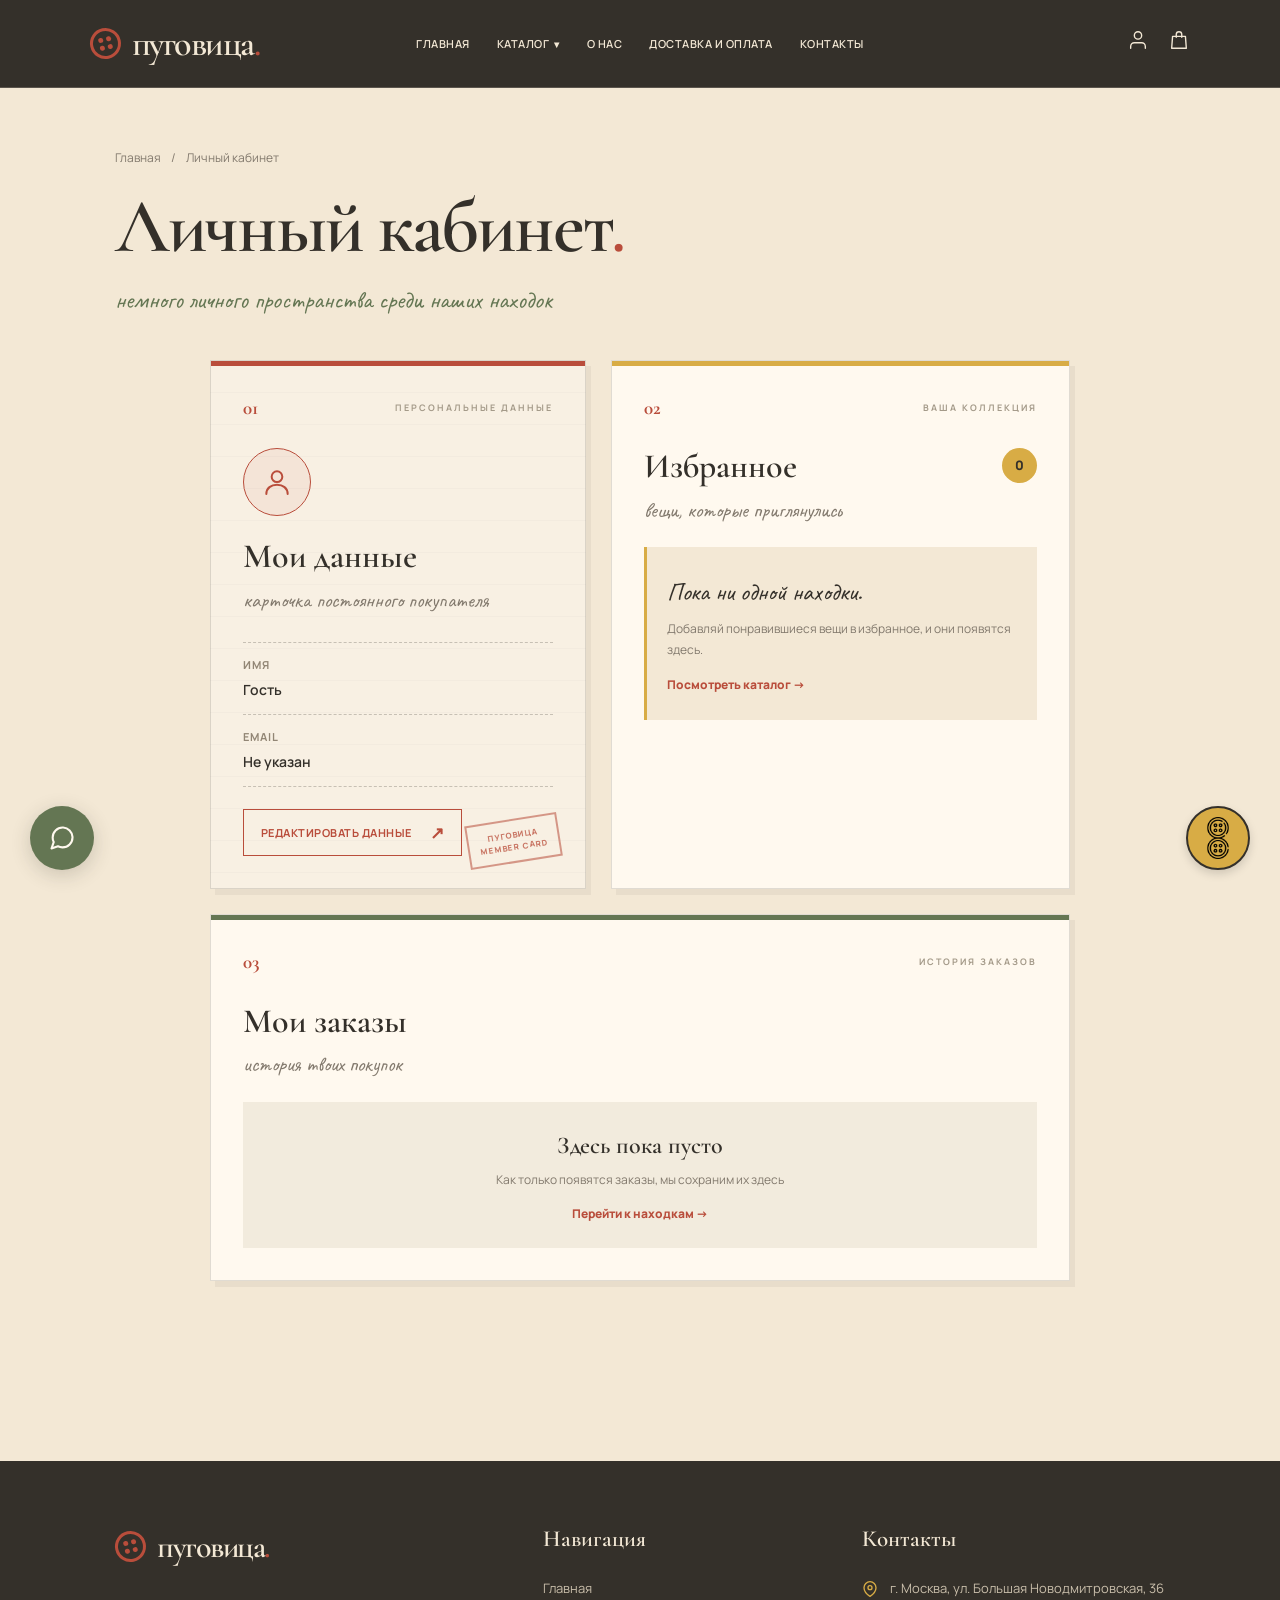
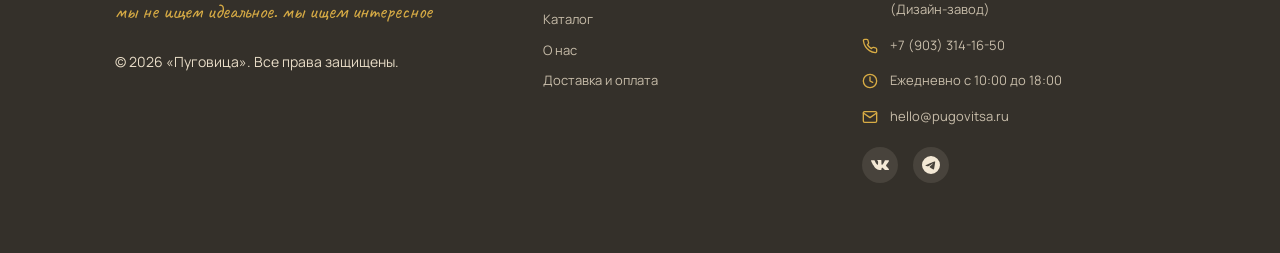
<file: profile.html>
<!DOCTYPE html>
<html lang="ru">
<head>
    <meta charset="UTF-8">
    <meta name="viewport" content="width=device-width, initial-scale=1.0">

    <title>Личный кабинет — Пуговица.</title>

    <link rel="preconnect" href="https://fonts.googleapis.com">
    <link rel="preconnect" href="https://fonts.gstatic.com" crossorigin>

    <link href="https://fonts.googleapis.com/css2?family=Caveat:wght@400;500;600;700&family=Cormorant+Garamond:wght@400;500;600;700&family=Manrope:wght@400;500;600;700;800&display=swap" rel="stylesheet">

    <link rel="stylesheet" href="css/style.css">
    <link rel="stylesheet" href="css/profile.css">
    <link rel="stylesheet" href="css/chat.css">
    <link rel="icon" type="image/svg+xml" href="favicon.svg">
</head>

<body>

    <!-- ШАПКА -->
    <header class="header">

        <div class="header__logo">
            <a href="index.html">
                <span class="logo-button">
                    <span></span><span></span>
                    <span></span><span></span>
                </span>

                <span class="logo-word">пуговица<span>.</span></span>
            </a>
        </div>

        <nav class="navigation" id="navigation">
            <a href="index.html">Главная</a>

            <div class="nav-dropdown">
                <a href="catalog.html" class="nav-dropdown__toggle">
                    Каталог <span>▾</span>
                </a>

                <div class="nav-dropdown__menu">
                    <a href="catalog.html?category=clothing">Одежда</a>
                    <a href="catalog.html?category=interior">Для дома</a>
                    <a href="catalog.html?category=accessories">Аксессуары</a>
                </div>
            </div>

            <a href="about.html">О нас</a>
            <a href="delivery.html">Доставка и оплата</a>
            <a href="contacts.html">Контакты</a>
        </nav>

        <div class="header__actions">
            <a href="profile.html" class="header-action" aria-label="Личный кабинет">
                <svg viewBox="0 0 24 24">
                    <path d="M20 21v-2a4 4 0 0 0-4-4H8a4 4 0 0 0-4 4v2"/>
                    <circle cx="12" cy="7" r="4"/>
                </svg>
            </a>

            <a href="cart.html" class="header-action header-action--cart" aria-label="Корзина">
                <svg viewBox="0 0 24 24">
                    <path d="M5 8h14l1 13H4L5 8Z"/>
                    <path d="M9 9V6a3 3 0 0 1 6 0v3"/>
                </svg>

                <span class="cart-count" id="cart-count">0</span>
            </a>
        </div>
        <button class="mobile-menu-toggle" id="mobile-menu-toggle"
        aria-label="Открыть меню" aria-expanded="false">
    <span></span>
    <span></span>
    <span></span>
</button>
    </header>


    <!-- ОСНОВНОЕ СОДЕРЖИМОЕ -->
    <main class="about-page profile-page">

        <section class="about-header">
            <div class="breadcrumbs">
                <a href="index.html">Главная</a>
                <span>/</span>
                <span>Личный кабинет</span>
            </div>

            <h1 class="about-title">
                Личный кабинет<span>.</span>
            </h1>

            <p class="profile-intro">
                немного личного пространства среди наших находок
            </p>
        </section>


        <section class="section profile-section">

            <div class="profile-layout">

                <!-- МОИ ДАННЫЕ -->
                <article class="profile-card profile-card--personal">

                    <div class="profile-card__topline">
                        <span class="profile-card__number">01</span>
                        <span class="profile-card__caption">ПЕРСОНАЛЬНЫЕ ДАННЫЕ</span>
                    </div>

                    <div class="profile-avatar">
                        <svg viewBox="0 0 24 24">
                            <circle cx="12" cy="8" r="4"/>
                            <path d="M4 21c0-4.4 3.6-7 8-7s8 2.6 8 7"/>
                        </svg>
                    </div>

                    <h2>Мои данные</h2>

                    <p class="profile-card__description">
                        карточка постоянного покупателя
                    </p>

                    <div class="profile-data">

                        <div class="profile-data__row">
                            <span>Имя</span>
                            <strong id="profile-name">Гость</strong>
                        </div>

                        <div class="profile-data__row">
                            <span>Email</span>
                            <strong id="profile-email">Не указан</strong>
                        </div>

                    </div>

                    <button
                        class="profile-edit-button"
                        type="button"
                        id="profile-edit-open"
                    >
                        Редактировать данные
                        <span>↗</span>
                    </button>

                    <div class="profile-stamp">
                        ПУГОВИЦА<br>
                        MEMBER CARD
                    </div>

                </article>


                <!-- ИЗБРАННОЕ -->
                <article class="profile-card profile-card--favorites">

                    <div class="profile-card__topline">
                        <span class="profile-card__number">02</span>
                        <span class="profile-card__caption">ВАША КОЛЛЕКЦИЯ</span>
                    </div>

                    <div class="profile-section-heading">
                        <div>
                            <h2>Избранное</h2>
                            <p class="profile-card__description">
                                вещи, которые приглянулись
                            </p>
                        </div>

                        <span class="profile-favorites-count" id="profile-favorites-count">
                            0
                        </span>
                    </div>

                    <div id="profile-favorites" class="profile-favorites-list">
                        <!-- Товары добавляются через JavaScript -->
                    </div>

                </article>


                <!-- МОИ ЗАКАЗЫ -->
                <article class="profile-card profile-card--orders">

                    <div class="profile-card__topline">
                        <span class="profile-card__number">03</span>
                        <span class="profile-card__caption">ИСТОРИЯ ЗАКАЗОВ</span>
                    </div>

                    <div class="profile-section-heading">
                        <div>
                            <h2>Мои заказы</h2>
                            <p class="profile-card__description">
                                история твоих покупок
                            </p>
                        </div>
                    </div>

                    <div class="profile-empty-orders">
                        <p>Здесь пока пусто</p>

                        <span>
                            Как только появятся заказы, мы сохраним их здесь
                        </span>

                        <a href="catalog.html" class="profile-catalog-link">
                            Перейти к находкам →
                        </a>
                    </div>

                </article>

            </div>


            <!-- ОКНО РЕДАКТИРОВАНИЯ ПРОФИЛЯ -->
            <dialog class="profile-dialog" id="profile-dialog">

                <form class="profile-form" id="profile-form">

                    <button
                        type="button"
                        class="profile-dialog__close"
                        id="profile-dialog-close"
                        aria-label="Закрыть"
                    >
                        ×
                    </button>

                    <span class="profile-dialog__caption">
                        ПЕРСОНАЛЬНЫЙ ФАЙЛ
                    </span>

                    <h2>Мои данные<span>.</span></h2>

                    <p class="profile-dialog__description">
                        немного информации о владельце этой карточки
                    </p>

                    <label for="profile-input-name">Имя</label>

                    <input
                        type="text"
                        id="profile-input-name"
                        name="name"
                        placeholder="Как тебя зовут?"
                        maxlength="50"
                        required
                    >

                    <label for="profile-input-email">Email</label>

                    <input
                        type="email"
                        id="profile-input-email"
                        name="email"
                        placeholder="example@mail.com"
                        maxlength="100"
                        required
                    >

                    <div class="profile-form__buttons">

                        <button type="submit" class="profile-form__save">
                            Сохранить
                        </button>

                        <button
                            type="button"
                            class="profile-form__cancel"
                            id="profile-dialog-cancel"
                        >
                            Отмена
                        </button>

                    </div>

                </form>

            </dialog>

        </section>

    </main>


    <!-- ПОДВАЛ -->
    <footer class="footer">
        <div class="footer__main">

            <div class="footer__brand">
                <a href="index.html" class="footer__logo">
                    <span class="logo-button"><span></span><span></span><span></span><span></span></span>
                    <span class="logo-word">пуговица<span>.</span></span>
                </a>

                <p>мы не ищем идеальное. мы ищем интересное</p>

                <p class="footer__copyright">
                    © 2026 «Пуговица». Все права защищены.
                </p>
            </div>

            <div class="footer__column">
                <h3>Навигация</h3>
                <a href="index.html">Главная</a>
                <a href="catalog.html">Каталог</a>
                <a href="about.html">О нас</a>
                <a href="delivery.html">Доставка и оплата</a>
            </div>

            <div class="footer__column footer__contacts">
                <h3>Контакты</h3>

                <div class="footer__contact-item">
                    <svg viewBox="0 0 24 24" width="16" height="16" fill="none" stroke="currentColor" stroke-width="2" stroke-linecap="round" stroke-linejoin="round">
                        <path d="M21 10c0 7-9 13-9 13s-9-6-9-13a9 9 0 0 1 18 0z"></path>
                        <circle cx="12" cy="10" r="3"></circle>
                    </svg>
                    <span>г. Москва, ул. Большая Новодмитровская, 36 (Дизайн-завод)</span>
                </div>

                <div class="footer__contact-item">
                    <svg viewBox="0 0 24 24" width="16" height="16" fill="none" stroke="currentColor" stroke-width="2" stroke-linecap="round" stroke-linejoin="round">
                        <path d="M22 16.92v3a2 2 0 0 1-2.18 2 19.79 19.79 0 0 1-8.63-3.07 19.5 19.5 0 0 1-6-6 19.79 19.79 0 0 1-3.07-8.67A2 2 0 0 1 4.11 2h3a2 2 0 0 1 2 1.72 12.84 12.84 0 0 0 .7 2.81 2 2 0 0 1-.45 2.11L8.09 9.91a16 16 0 0 0 6 6l1.27-1.27a2 2 0 0 1 2.11-.45 12.84 12.84 0 0 0 2.81.7A2 2 0 0 1 22 16.92z"></path>
                    </svg>
                    <a href="tel:+79033141650">+7 (903) 314-16-50</a>
                </div>

                <div class="footer__contact-item">
                    <svg viewBox="0 0 24 24" width="16" height="16" fill="none" stroke="currentColor" stroke-width="2" stroke-linecap="round" stroke-linejoin="round">
                        <circle cx="12" cy="12" r="10"></circle>
                        <polyline points="12 6 12 12 16 14"></polyline>
                    </svg>
                    <span>Ежедневно с 10:00 до 18:00</span>
                </div>

                <div class="footer__contact-item">
                    <svg viewBox="0 0 24 24" width="16" height="16" fill="none" stroke="currentColor" stroke-width="2" stroke-linecap="round" stroke-linejoin="round">
                        <path d="M4 4h16c1.1 0 2 .9 2 2v12c0 1.1-.9 2-2 2H4c-1.1 0-2-.9-2-2V6c0-1.1.9-2 2-2z"></path>
                        <polyline points="22,6 12,13 2,6"></polyline>
                    </svg>
                    <a href="mailto:hello@pugovitsa.ru">hello@pugovitsa.ru</a>
                </div>

                <!-- СОЦИАЛЬНЫЕ СЕТИ -->
                <div class="footer__socials">

                    <a href="#" target="_blank" rel="noopener noreferrer" aria-label="ВКонтакте">
                        <svg xmlns="http://www.w3.org/2000/svg" viewBox="0 0 512 512" class="social-icon-svg">
                            <path d="M 7.5,123.0 Q 2,125 1,127 Q 0,129 0.5,133.5 Q 1,138 8.5,154.5 Q 16,171 33.5,205 Q 51,239 67.5,265.5 Q 84,292 97.5,310 Q 111,328 121.5,339 Q 132,350 141,357.5 Q 150,365 162,372.5 Q 174,380 184,384.5 Q 194,389 209,393 Q 224,397 237.5,398.5 Q 251,400 267.5,399.5 Q 284,399 287,398 Q 290,397 293,394 Q 296,391 298,375 Q 300,359 303,350.5 Q 306,342 310.5,337.5 Q 315,333 319.5,332.5 Q 324,332 329.5,335 Q 335,338 358.5,362.5 Q 382,387 392,392.5 Q 402,398 408,399 Q 414,400 455.5,400 Q 497,400 500,399 Q 503,398 505.5,395.5 Q 508,393 509.5,388 Q 511,383 510.5,379.5 Q 510,376 505,367 Q 500,358 490.5,346.5 Q 481,335 457,311.5 Q 433,288 430,282 Q 427,276 429.5,267.5 Q 432,259 458.5,223.5 Q 485,188 494,173.5 Q 503,159 507,148.5 Q 511,138 510.5,133 Q 510,128 508,126 Q 506,124 501,122.5 Q 496,121 449.5,121 Q 403,121 399.5,122.5 Q 396,124 392,130.5 Q 388,137 376.5,162.5 Q 365,188 358.5,199 Q 352,210 344,221 Q 336,232 328.5,240 Q 321,248 318.5,249.5 Q 316,251 313,251 Q 310,251 306,247.5 Q 302,244 299.5,236.5 Q 297,229 297,179.5 Q 297,130 295,124 Q 293,118 287,114.5 Q 281,111 236.5,111 Q 192,111 188,112 Q 184,113 177,120 Q 170,127 178.5,130.5 Q 187,134 191,138 Q 195,142 197,146.5 Q 199,151 200.5,163 Q 202,175 201,203 Q 200,231 197.5,238.5 Q 195,246 191.5,249 Q 188,252 184,251.5 Q 180,251 177,249 Q 174,247 166,238 Q 158,229 143.5,205.5 Q 129,182 117,156 Q 105,130 102,127 Q 99,124 95,122.5 Q 91,121 52,121 Q 13,121 7.5,123 Z"/>
                        </svg>
                    </a>

                    <a href="#" target="_blank" rel="noopener noreferrer" aria-label="Telegram">
                        <svg viewBox="0 0 24 24" width="20" height="20" fill="currentColor">
                            <path d="M11.944 0A12 12 0 0 0 0 12a12 12 0 0 0 12 12 12 12 0 0 0 12-12A12 12 0 0 0 12 0a12 12 0 0 0-.056 0zm4.962 7.224c.1-.002.321.023.465.14a.506.506 0 0 1 .171.325c.016.093.036.306.02.472-.18 1.898-.962 6.502-1.36 8.627-.168.9-.499 1.201-.82 1.23-.696.065-1.225-.46-1.9-.902-1.056-.693-1.653-1.124-2.678-1.8-1.185-.78-.417-1.21.258-1.91.177-.184 3.247-2.977 3.307-3.23.007-.032.014-.15-.056-.212s-.174-.041-.249-.024c-.106.024-1.793 1.14-5.061 3.345-.48.33-.913.49-1.302.48-.428-.008-1.252-.241-1.865-.44-.752-.245-1.349-.374-1.297-.789.027-.216.325-.437.893-.663 3.498-1.524 5.83-2.529 6.998-3.014 3.332-1.386 4.025-1.627 4.476-1.635z"/>
                        </svg>
                    </a>

                </div>
            </div>
        </div>
    </footer>


    <!-- СКРИПТЫ -->
    <script src="js/products.js"></script>
    <script src="js/main.js"></script>

    <script>
        document.addEventListener('DOMContentLoaded', () => {

            // =====================================
            // ИЗБРАННОЕ
            // =====================================

            const favoritesContainer = document.getElementById('profile-favorites');
            const favoritesCount = document.getElementById('profile-favorites-count');

            if (
                favoritesContainer &&
                typeof getFavorites === 'function' &&
                Array.isArray(window.products)
            ) {

                const favoriteIds = getFavorites().map(Number);

                const favoriteProducts = window.products.filter(product =>
                    favoriteIds.includes(Number(product.id))
                );

                favoritesCount.textContent = favoriteProducts.length;

                if (favoriteProducts.length === 0) {

                    favoritesContainer.innerHTML = `
                        <div class="profile-empty-favorites">
                            <p>Пока ни одной находки.</p>
                            <span>
                                Добавляй понравившиеся вещи в избранное,
                                и они появятся здесь.
                            </span>
                            <a href="catalog.html" class="profile-catalog-link">
                                Посмотреть каталог →
                            </a>
                        </div>
                    `;

                } else {

                    favoritesContainer.innerHTML = favoriteProducts.map(product => `
                        <div class="profile-fav-item">

                            <a href="product.html?id=${product.id}" class="profile-fav-image">
                                <img src="${product.image}" alt="${product.name}">
                            </a>

                            <div class="profile-fav-info">
                                <h3>${product.name}</h3>
                                <p>${product.price.toLocaleString('ru-RU')} ₽</p>
                            </div>

                            <a
                                href="product.html?id=${product.id}"
                                class="profile-fav-link"
                                aria-label="Посмотреть товар"
                            >
                                →
                            </a>

                        </div>
                    `).join('');

                }
            }


            // =====================================
            // РЕДАКТИРОВАНИЕ И СОХРАНЕНИЕ ПРОФИЛЯ
            // =====================================

            const profileName = document.getElementById('profile-name');
            const profileEmail = document.getElementById('profile-email');

            const profileDialog = document.getElementById('profile-dialog');
            const editButton = document.getElementById('profile-edit-open');
            const closeButton = document.getElementById('profile-dialog-close');
            const cancelButton = document.getElementById('profile-dialog-cancel');

            const profileForm = document.getElementById('profile-form');

            const nameInput = document.getElementById('profile-input-name');
            const emailInput = document.getElementById('profile-input-email');


            // Загружаем сохранённые данные
            function loadProfile() {

                let savedProfile = {};

                try {
                    savedProfile = JSON.parse(
                        localStorage.getItem('profileData')
                    ) || {};
                } catch (error) {
                    console.error('Не удалось загрузить профиль:', error);
                }

                profileName.textContent = savedProfile.name || 'Гость';
                profileEmail.textContent = savedProfile.email || 'Не указан';

            }


            // Открываем окно редактирования
            editButton.addEventListener('click', () => {

                nameInput.value = profileName.textContent === 'Гость'
                    ? ''
                    : profileName.textContent;

                emailInput.value = profileEmail.textContent === 'Не указан'
                    ? ''
                    : profileEmail.textContent;

                profileDialog.showModal();

            });


            // Закрываем окно
            function closeProfileDialog() {
                profileDialog.close();
            }

            closeButton.addEventListener('click', closeProfileDialog);
            cancelButton.addEventListener('click', closeProfileDialog);


            // Сохраняем данные
            profileForm.addEventListener('submit', (event) => {

                event.preventDefault();

                const name = nameInput.value.trim();
                const email = emailInput.value.trim();

                if (!name || !email) {
                    alert('Заполни оба поля.');
                    return;
                }

                const profileData = {
                    name: name,
                    email: email
                };

                localStorage.setItem(
                    'profileData',
                    JSON.stringify(profileData)
                );

                loadProfile();
                closeProfileDialog();

                alert('Данные успешно сохранены!');

            });


            // Загружаем профиль при открытии страницы
            loadProfile();

        });
    </script>

<!-- ЧАТ-КОНСУЛЬТАНТ -->
<div class="chat-widget">
    <button class="chat-toggle" id="chat-toggle" aria-label="Открыть чат">
        <svg viewBox="0 0 24 24" fill="none" stroke="currentColor"
             stroke-width="1.8" stroke-linecap="round" stroke-linejoin="round">
            <path d="M21 11.5a8.5 8.5 0 0 1-8.5 8.5
            8.4 8.4 0 0 1-4-.9L3 21l1.9-5.5
            a8.4 8.4 0 0 1-.9-4A8.5 8.5 0 0 1
            12.5 3h.5a8.5 8.5 0 0 1 8 8v.5Z"/>
        </svg>
    </button>

    <div class="chat-window" id="chat-window">
        <div class="chat-header">
            <div>
                <span class="chat-header__title">Пуговичный помощник</span>
                <span class="chat-header__status">На связи</span>
            </div>

            <button class="chat-close" id="chat-close" aria-label="Закрыть чат">
                &times;
            </button>
        </div>

        <div class="chat-messages" id="chat-messages">
            <div class="chat-message chat-message--bot">
                Привет! Добро пожаловать в «Пуговицу»!
                Я помогу разобраться с заказами, доставкой и нашими находками.
                Что вас интересует?
            </div>
        </div>

        <div class="chat-quick-questions" id="chat-quick-questions">
            <button data-question="Как оформить заказ?">Как оформить заказ?</button>
            <button data-question="Какая у вас доставка?">Доставка</button>
            <button data-question="Можно ли вернуть товар?">Возврат</button>
            <button data-question="Как связаться с магазином?">Контакты</button>
        </div>

        <form class="chat-input-area" id="chat-form">
            <input
                type="text"
                id="chat-input"
                placeholder="Напишите сообщение..."
                autocomplete="off"
                aria-label="Ваше сообщение"
                required
            >
            <button type="submit" aria-label="Отправить сообщение">
                <svg viewBox="0 0 24 24" fill="none" stroke="currentColor"
                     stroke-width="2" stroke-linecap="round" stroke-linejoin="round">
                    <path d="m22 2-7 20-4-9-9-4Z"/>
                    <path d="M22 2 11 13"/>
                </svg>
            </button>
        </form>
    </div>
</div>
<!-- КОНЕЦ ЧАТА -->
    <!-- КНОПКА НАВЕРХ -->
    <a href="#" class="scroll-top-btn" id="scroll-top" aria-label="Наверх">
        <img src="images/buttons.png" alt="Наверх">
    </a>
<script src="js/chat.js"></script>
</body>
</html>
</file>
<file: css/style.css>
/* ==============================
   1. ОСНОВНЫЕ НАСТРОЙКИ
================================ */

:root {
    --cream: #F3E8D5;
    --brick: #B94D3B;
    --mustard: #D8AC45;
    --olive: #647653;
    --dark: #34302A;
    --white: #FFF9EF;

    --heading-font: 'Cormorant Garamond', serif;
    --main-font: 'Manrope', sans-serif;
    --hand-font: 'Caveat', cursive;
}

* {
    margin: 0;
    padding: 0;
    box-sizing: border-box;
}

html {
    scroll-behavior: smooth;
}

body {
    background: var(--cream);
    color: var(--dark);
    font-family: var(--main-font);
    font-size: 14px;
    line-height: 1.6;
    overflow-x: hidden;
}

a {
    color: inherit;
    text-decoration: none;
}

button {
    font-family: inherit;
}

/* ==============================
   2. ШАПКА И НАВИГАЦИЯ
================================ */

.header {
    min-height: 88px;
    padding: 0 7%;
    display: grid;
    grid-template-columns: 1fr auto 1fr;
    align-items: center;
    gap: 30px;

    background: var(--dark);
    border-bottom: 1px solid rgba(243, 232, 213, 0.2);

    position: sticky;
    top: 0;
    z-index: 1000;
}

.header__logo a {
    display: flex;
    align-items: center;
    gap: 11px;
}

.logo-word {
    font-family: var(--heading-font);
    font-size: 36px;
    font-weight: 600;
    letter-spacing: -1.5px;
    color: var(--cream);
}

.logo-word > span {
    color: var(--brick);
}

.logo-button {
    width: 31px;
    height: 31px;
    border: 3px solid var(--brick);
    border-radius: 50%;
    display: grid;
    grid-template-columns: repeat(2, 1fr);
    place-items: center;
    padding: 5px;
    transform: rotate(-12deg);
}

.logo-button span {
    width: 5px;
    height: 5px;
    background: var(--brick);
    border-radius: 50%;
}

.navigation {
    display: flex;
    justify-content: center;
    gap: 27px;
}

.navigation a {
    font-size: 11px;
    text-transform: uppercase;
    letter-spacing: 0.5px;
    font-weight: 600;
    color: var(--cream);
    transition: color 0.3s ease;
}

.navigation a:hover {
    color: var(--mustard);
}

.header__actions {
    justify-self: end;
    display: flex;
    align-items: center;
    gap: 19px;
}

.header-action {
    color: var(--cream);
}

.header-action svg {
    width: 22px;
    height: 22px;
    fill: none;
    stroke: var(--cream);
    stroke-width: 1.5;
    stroke-linecap: round;
    stroke-linejoin: round;
    transition: stroke 0.2s;
}

.header-action:hover,
.header-action:hover svg {
    color: var(--mustard);
    stroke: var(--mustard);
}

/* ==============================
   3. ПЕРВЫЙ ЭКРАН — HERO
================================ */

.hero {
    display: grid;
    grid-template-columns: 1fr 1fr;
    grid-template-rows: 1fr 1fr;
    height: 80vh;
    min-height: 600px;

    background-color: var(--cream);
    background-image: url("data:image/svg+xml,%3Csvg viewBox='0 0 200 200' xmlns='http://www.w3.org/2000/svg'%3E%3Cfilter id='noiseFilter'%3E%3CfeTurbulence type='fractalNoise' baseFrequency='0.65' numOctaves='3' stitchTiles='stitch'/%3E%3C/filter%3E%3Crect width='100%25' height='100%25' filter='url(%23noiseFilter)' opacity='0.05'/%3E%3C/svg%3E");

    border: 1px solid var(--dark);
    margin: 20px;
}

.hero__cell {
    position: relative;
    overflow: hidden;
    display: flex;
    flex-direction: column;
    justify-content: center;
    padding: 40px;

    border-right: 1px solid var(--dark);
    border-bottom: 1px solid var(--dark);
}

.hero__cell:nth-child(2),
.hero__cell:nth-child(4) {
    border-right: none;
}

.hero__cell:nth-child(3),
.hero__cell:nth-child(4) {
    border-bottom: none;
}

/* Текстовая ячейка */

.hero__cell--text {
    align-items: flex-start;
    justify-content: space-between;
    padding: 50px;
}

.hero__eyebrow {
    font-size: 13px;
    font-weight: 700;
    letter-spacing: 0.13em;
    color: var(--olive);
    margin-bottom: 20px;
}

.hero h1 {
    font-family: var(--heading-font);
    font-size: clamp(45px, 5vw, 75px);
    font-weight: 600;
    line-height: 0.95;
    letter-spacing: -0.04em;
    color: var(--dark);
    margin-bottom: 20px;
}

.hero h1 em {
    color: var(--brick);
    font-weight: 500;
}

.hero__description {
    max-width: 380px;
    font-size: 17px;
    line-height: 1.7;
    color: #4a443d;
    margin-top: 15px;
}

.hero__decor-line {
    width: 100%;
    height: 1px;
    background: rgba(52, 48, 42, 0.2);
    margin-top: auto;
    margin-bottom: 20px;
}

.hero__decor-star {
    font-size: 24px;
    color: var(--brick);
    opacity: 0.5;
}

/* Фотографии */

.hero__cell--img1,
.hero__cell--img2 {
    padding: 0;
}

.hero__cell--img1 img,
.hero__cell--img2 img {
    position: absolute;
    top: 0;
    left: 0;
    width: 100%;
    height: 100%;
    object-fit: cover;
    transition: transform 0.5s ease;
    border: 15px solid var(--cream);
    box-sizing: border-box;
}

.hero__cell--img1:hover img,
.hero__cell--img2:hover img {
    transform: scale(1.05);
}

.hero__caption {
    position: absolute;
    bottom: 20px;
    right: 20px;
    background: var(--white);
    padding: 6px 12px;
    font-size: 11px;
    font-weight: 700;
    letter-spacing: 0.05em;
    text-transform: uppercase;
    z-index: 2;
}

/* Акционная ячейка */

.hero__cell--action {
    background: var(--brick);
    color: var(--cream);
    align-items: flex-start;
    justify-content: flex-end;
    padding: 40px;
}

.hero__action-content {
    display: flex;
    flex-direction: column;
    align-items: flex-start;
    width: 100%;
    z-index: 2;
}

.hero__handwritten {
    font-family: var(--hand-font);
    font-size: 32px;
    color: var(--white);
    transform: rotate(-4deg);
    margin-bottom: 30px;
}

.hero__link {
    display: inline-flex;
    align-items: center;
    justify-content: space-between;
    width: 100%;
    padding: 15px 20px;
    background: var(--cream);
    color: var(--dark);
    font-size: 14px;
    font-weight: 700;
    transition: background 0.3s, color 0.3s;
}

.hero__link:hover {
    background: var(--mustard);
    color: var(--dark);
}

/* ==============================
   4. ОБЩИЕ СЕКЦИИ
================================ */

.section {
    padding: 85px 9%;
}

.section-heading {
    display: flex;
    align-items: flex-end;
    justify-content: space-between;
    gap: 20px;
    margin-bottom: 38px;
}

.section-label {
    display: block;
    margin-bottom: 9px;
    color: var(--brick);
    font-size: 13px;
    font-weight: 800;
    letter-spacing: 2px;
    text-transform: uppercase;
}

.section-heading h2,
.about-preview h2,
.catalog-banner h2 {
    font-family: var(--heading-font);
    font-size: 52px;
    line-height: 1;
    font-weight: 600;
}

.text-link {
    padding-bottom: 5px;
    border-bottom: 1px solid var(--brick);
    font-size: 11px;
    font-weight: 700;
}

.text-link:hover {
    color: var(--brick);
}

/* ==============================
   5. КАТЕГОРИИ
================================ */

.categories {
    background: var(--white);
}

.categories__grid {
    display: grid;
    grid-template-columns: repeat(3, 1fr);
    gap: 20px;
}

.category-card {
    position: relative;
    height: 350px;
    overflow: hidden;
    color: var(--white);
    background: var(--dark);
}

.category-card::after {
    content: '';
    position: absolute;
    inset: 0;
    background: linear-gradient(to top, rgba(20, 18, 15, 0.75), transparent 65%);
    z-index: 1;
}

.category-card img {
    width: 100%;
    height: 100%;
    object-fit: cover;
    transition: transform 0.5s;
}

.category-card:hover img {
    transform: scale(1.06);
}

.category-card__number,
.category-card h3,
.category-card__link {
    position: absolute;
    z-index: 2;
}

.category-card__number {
    top: 20px;
    left: 20px;
    font-size: 11px;
    letter-spacing: 2px;
}

.category-card h3 {
    left: 23px;
    bottom: 54px;
    font-family: var(--heading-font);
    font-size: 39px;
    font-weight: 600;
}

.category-card__link {
    left: 25px;
    bottom: 23px;
    font-size: 10px;
    font-weight: 700;
}

/* ==============================
   6. НОВИНКИ
================================ */

.new-arrivals {
    background: var(--cream);
}

.products-grid {
    display: grid;
    grid-template-columns: repeat(4, 1fr);
    gap: 22px;
}

.product-card {
    position: relative;
}

.product-card__image {
    position: relative;
    height: 290px;
    overflow: hidden;
    background: #E6D8C2;
}

.product-card__image img {
    width: 100%;
    height: 100%;
    object-fit: cover;
    transition: transform 0.4s;
}

.product-card:hover .product-card__image img {
    transform: scale(1.05);
}

.product-card__name {
    margin-top: 13px;
    font-family: var(--heading-font);
    font-size: 23px;
}

.product-card__price {
    margin-top: 3px;
    font-size: 13px;
    font-weight: 800;
}

/* ==============================
   7. О МАГАЗИНЕ
================================ */

.about-preview {
    display: grid;
    grid-template-columns: 1fr 1fr;
    align-items: center;
    gap: 85px;
    background: #E8DCC7;
}

.about-preview__image {
    position: relative;
    height: 430px;
    background: var(--olive);
}

.about-preview__image img {
    width: 100%;
    height: 100%;
    border: 10px solid var(--white);
    object-fit: cover;
}

.about-preview__sticker {
    position: absolute;
    right: -35px;
    bottom: 35px;
    padding: 13px 22px;
    background: var(--mustard);
    font-family: var(--hand-font);
    font-size: 23px;
    transform: rotate(5deg);
}

.about-preview h2 {
    margin-bottom: 25px;
    font-size: 55px;
}

.about-preview h2 span {
    color: var(--brick);
    font-style: italic;
}

.about-preview p {
    max-width: 450px;
    margin-bottom: 20px;
    font-size: 16px;
    line-height: 1.9;
    color: #4a443d;
}

/* ==============================
   8. КНОПКИ
================================ */

.button--secondary {
    display: inline-flex;
    align-items: center;
    gap: 10px;
    margin-top: 25px;
    padding: 12px 24px;
    background: transparent;
    color: var(--dark);
    border: 1px solid var(--dark);
    border-radius: 4px;
    font-family: var(--main-font);
    font-size: 13px;
    font-weight: 600;
    letter-spacing: 0.05em;
    transition: all 0.3s ease;
}

.button--secondary:hover {
    background: var(--dark);
    color: var(--cream);
    transform: translateY(-2px);
    box-shadow: 0 4px 10px rgba(0, 0, 0, 0.1);
}

/* ==============================
   9. БАННЕР КАТАЛОГА
================================ */

.catalog-banner {
    position: relative;
    padding: 75px 9%;
    display: flex;
    align-items: center;
    justify-content: space-between;
    gap: 30px;
    background: var(--olive);
    color: var(--white);
    overflow: hidden;
}

.catalog-banner .section-label {
    color: var(--mustard);
}

.catalog-banner h2 {
    font-size: 60px;
}

.catalog-banner p {
    margin-top: 12px;
    font-size: 12px;
}

.catalog-banner__decoration {
    position: absolute;
    right: 35%;
    top: -70px;
    font-size: 210px;
    color: rgba(255, 255, 255, 0.08);
}

.button--light {
    display: inline-flex;
    align-items: center;
    justify-content: center;
    padding: 14px 28px;
    background: transparent;
    color: var(--cream);
    border: 1px solid var(--cream);
    border-radius: 4px;
    font-family: var(--main-font);
    font-size: 13px;
    font-weight: 600;
    letter-spacing: 0.05em;
    transition: all 0.3s ease;
    flex-shrink: 0;
}

.button--light:hover {
    background: var(--cream);
    color: var(--olive);
    transform: translateY(-2px);
    box-shadow: 0 5px 15px rgba(0, 0, 0, 0.1);
}

/* ==============================
   10. ПОДВАЛ (ОБНОВЛЕННЫЙ)
================================ */

.footer {
    padding: 60px 9% 20px;
    background: var(--dark);
    color: var(--cream);
}

.footer__main {
    display: grid;
    grid-template-columns: 1.2fr 0.8fr 1fr; /* 3 колонки */
    gap: 40px;
    padding-bottom: 40px;
}

/* Бренд */
.footer__brand .footer__logo {
    display: inline-flex;
    align-items: center;
    gap: 11px;
    margin-bottom: 15px;
}

.footer__brand .logo-word {
    color: var(--cream);
    font-size: 32px;
}

.footer__brand .logo-word > span {
    color: var(--brick);
}

.footer__brand p {
    margin-top: 10px;
    font-family: var(--hand-font);
    font-size: 21px;
    color: var(--mustard);
    line-height: 1.4;
}

.footer__slogan {
    font-family: var(--main-font) !important;
    font-size: 13px !important;
    color: #C8BDAA !important;
    font-style: italic;
    margin-top: 15px !important;
}

.footer__copyright {
    font-family: var(--main-font) !important;
    font-size: 14px !important; /* Увеличили */
    color: #E8DCC7 !important;  /* Сделали светлее */
    margin-top: 25px !important;
}

/* Навигация */
.footer__column h3 {
    margin-bottom: 20px;
    font-family: var(--heading-font);
    font-size: 23px;
    font-weight: 600;
    color: var(--cream);
}

.footer__column a {
    display: block;
    margin-bottom: 10px;
    font-size: 13px;
    color: #C8BDAA;
    transition: color 0.2s;
}

.footer__column a:hover {
    color: var(--mustard);
}

.footer__small-link {
    font-size: 13px !important; /* Увеличили */
    color: #E8DCC7 !important;  /* Сделали светлее */
    margin-top: 5px;
    transition: color 0.2s;
}

.footer__small-link:hover {
    color: var(--mustard);
}

/* Контакты */
.footer__contacts {
    padding-left: 20px;
}

.footer__contact-item {
    display: flex;
    align-items: flex-start;
    gap: 12px;
    margin-bottom: 15px;
    font-size: 13px;
    color: #C8BDAA;
}

.footer__contact-item svg {
    flex-shrink: 0;
    margin-top: 3px;
    color: var(--mustard);
}

.footer__contact-item a {
    color: #C8BDAA;
    text-decoration: none;
    margin: 0;
    display: inline;
}

.footer__contact-item a:hover {
    color: var(--mustard);
}

/* Кнопка */
.footer__btn {
    display: inline-block;
    margin-top: 15px;
    padding: 12px 24px;
    background: var(--brick);
    color: var(--cream) !important;
    font-size: 12px;
    font-weight: 700;
    text-transform: uppercase;
    letter-spacing: 0.5px;
    text-align: center;
    transition: background 0.3s;
    border-radius: 2px;
}

.footer__btn:hover {
    background: var(--mustard);
    color: var(--dark) !important;
}

/* Нижняя полоска */
.footer__bottom {
    padding-top: 20px;
    border-top: 1px solid rgba(243, 232, 213, 0.2);
    text-align: right;
    font-size: 10px;
    color: #82796D;
}

/* ==============================
   12. СТРАНИЦА «О НАС»
================================ */

.about-page {
    padding: 0 9%;
    padding-bottom: 80px;
}

.about-header {
    padding: 60px 0 40px;
}

.breadcrumbs {
    display: flex;
    gap: 10px;
    font-size: 12px;
    color: #82796D;
    margin-bottom: 20px;
}

.breadcrumbs a:hover {
    color: var(--brick);
}

.catalog-eyebrow {
    font-size: 11px;
    font-weight: 800;
    letter-spacing: 2px;
    text-transform: uppercase;
    color: var(--olive);
    margin-bottom: 10px;
    display: block;
}

.about-title {
    font-family: var(--heading-font);
    font-size: clamp(50px, 6vw, 85px);
    line-height: 1.05;
    font-weight: 600;
    letter-spacing: -2px;
    color: var(--dark);
}

.about-title span {
    color: var(--brick);
    font-style: italic;
}

.about-section {
    margin-bottom: 80px;
}

.about-grid {
    display: grid;
    grid-template-columns: 1fr 1fr;
    gap: 60px;
    align-items: center;
}

.about-text h2 {
    font-family: var(--heading-font);
    font-size: 42px;
    font-weight: 600;
    margin-bottom: 25px;
    color: var(--dark);
}

.about-text p {
    font-size: 16px;
    line-height: 1.8;
    color: #625B50;
    margin-bottom: 20px;
}

.about-image {
    position: relative;
    height: 400px;
    background: var(--white);
    padding: 10px;
    box-shadow: 0 10px 30px rgba(0,0,0,0.1);
    transform: rotate(2deg);
}

.about-image img {
    width: 100%;
    height: 100%;
    object-fit: cover;
}

.about-goal-block {
    background: var(--white);
    padding: 60px;
    text-align: center;
    margin-bottom: 80px;
    border: 1px solid rgba(52, 48, 42, 0.1);
}

.about-goal-block h2 {
    font-family: var(--heading-font);
    font-size: 48px;
    font-weight: 600;
    margin-bottom: 20px;
}

.about-goal-block p {
    font-family: var(--heading-font);
    font-size: 28px;
    font-style: italic;
    color: var(--brick);
    max-width: 600px;
    margin: 0 auto;
}

.about-tech-block {
    max-width: 600px;
}

.about-tech-block h2 {
    font-family: var(--heading-font);
    font-size: 36px;
    font-weight: 600;
    margin-bottom: 25px;
}

.about-tech-block ul {
    list-style: none;
    padding: 0;
}

.about-tech-block li {
    position: relative;
    padding-left: 25px;
    margin-bottom: 12px;
    font-size: 15px;
    color: #625B50;
}

.about-tech-block li::before {
    content: '✳';
    position: absolute;
    left: 0;
    color: var(--brick);
}

/* ==============================
   13. АДАПТИВНОСТЬ
================================ */

@media (max-width: 1000px) {
    .header { padding: 0 4%; gap: 20px; }
    .navigation { gap: 15px; }
    .section { padding-left: 6%; padding-right: 6%; }
    .category-card { height: 280px; }
    .about-preview { gap: 45px; }
    .products-grid { grid-template-columns: repeat(2, 1fr); }
}

@media (max-width: 900px) {
    .header { grid-template-columns: 1fr auto; padding-top: 12px; padding-bottom: 12px; }
    .navigation { grid-column: 1 / -1; grid-row: 2; justify-content: flex-start; }
    .header__actions { grid-column: 2; grid-row: 1; }

    .footer__main { grid-template-columns: 1fr 1fr; }
    .footer__contacts { padding-left: 0; grid-column: 1 / -1; display: grid; grid-template-columns: 1fr 1fr; gap: 20px; }
}

@media (max-width: 768px) {
    .hero { grid-template-columns: 1fr; grid-template-rows: auto auto auto auto; height: auto; margin: 10px; }
    .hero__cell { border-right: none; border-bottom: 1px solid var(--dark); min-height: 250px; }
    .hero__cell:nth-child(4) { border-bottom: none; }
    .hero__cell--text { padding: 30px 20px; }
    .hero__cell--img1, .hero__cell--img2 { min-height: 300px; }
    .hero__cell--action { padding: 30px 20px; }
    .about-content { grid-template-columns: 1fr; gap: 40px; }
    .about-content__image { height: 300px; order: -1; }
    .about-heading h1 { font-size: 50px; }

    .about-page { padding: 0 6%; }
    .about-grid { grid-template-columns: 1fr; gap: 40px; }
    .about-image { height: 300px; order: -1; }
    .about-goal-block { padding: 40px 20px; }
    .about-goal-block p { font-size: 22px; }
}

@media (max-width: 650px) {
    .header { grid-template-columns: 1fr auto; padding: 12px 5%; gap: 12px; }
    .logo-word { font-size: 30px; }
    .navigation { grid-column: 1 / -1; grid-row: 2; width: 100%; overflow-x: auto; padding: 10px 0; gap: 20px; }
    .navigation a { white-space: nowrap; }
    .header__actions { gap: 13px; }
    .section { padding: 60px 6%; }
    .section-heading h2 { font-size: 39px; }
    .categories__grid { grid-template-columns: 1fr; }
    .category-card { height: 320px; }
    .products-grid { grid-template-columns: repeat(2, 1fr); gap: 14px; }
    .product-card__image { height: 210px; }
    .about-preview { grid-template-columns: 1fr; gap: 45px; }
    .about-preview__image { height: 330px; }
    .about-preview h2 { font-size: 45px; }
    .catalog-banner { padding: 55px 6%; flex-direction: column; align-items: flex-start; }
    .catalog-banner h2 { font-size: 48px; }
    .footer__main { grid-template-columns: 1fr; }
    .footer__contacts { grid-template-columns: 1fr; }
    .footer__bottom { text-align: left; }
}

@media (max-width: 400px) {
    .products-grid { grid-template-columns: 1fr; }
    .product-card__image { height: 300px; }
    .footer__main { grid-template-columns: 1fr; }
    .hero h1 { font-size: 48px; }
}

/* ==============================
   14. КНОПКА «НАВЕРХ» — ПУГОВИЦА (ВСЕГДА ВИДНА)
================================ */
/* ==============================
   14. КНОПКА «НАВЕРХ» — ПУГОВИЦА
================================ */

.scroll-top-btn {
    position: fixed;
    right: 30px;
    bottom: 30px;
    z-index: 1000;

    display: flex;
    align-items: center;
    justify-content: center;
    width: 64px;
    height: 64px;

    /* ВОЗВРАЩАЕМ КРУЖОК */
    background: var(--mustard); /* Желтый фон, как у вашей пуговицы */
    border: 2px solid var(--dark); /* Темная обводка */
    border-radius: 50%; /* Делаем круг */
    box-shadow: 0 4px 10px rgba(0,0,0,0.15); /* Легкая тень для объема */

    /* Всегда видима */
    opacity: 1;
    visibility: visible;
    pointer-events: auto;
    transform: none;

    transition: transform 0.3s ease, background 0.3s ease;
}

/* Картинка внутри кнопки */
.scroll-top-btn img {
    display: block;
    width: 70%; /* Картинка занимает 70% от круга, чтобы было видно фон */
    height: 70%;
    object-fit: contain;
    transition: transform 0.3s ease;
}

/* Эффект при наведении */
.scroll-top-btn:hover {
    background: var(--brick); /* При наведении круг становится кирпичным */
}

.scroll-top-btn:hover img {
    transform: scale(1.1) rotate(10deg); /* Картинка крутится */
}

/* Адаптив для мобильных */
@media (max-width: 650px) {
    .scroll-top-btn {
        right: 18px;
        bottom: 18px;
        width: 54px;
        height: 54px;
    }
}

/* ==============================
   КАРТА НА СТРАНИЦЕ КОНТАКТОВ
================================ */

.map-container {
    width: 100%;
    margin-top: 60px; /* Отступ от блока с контактами */
    border: 10px solid var(--white); /* Белая рамка, как у фото на сайте */
    box-shadow: 0 10px 30px rgba(0, 0, 0, 0.1); /* Легкая тень */
    overflow: hidden;
}

.map-container iframe {
    display: block;
    width: 100% !important; /* Карта растягивается на всю ширину */
    height: 400px;
    border: none;
}

/* Адаптив для мобильных */
@media (max-width: 768px) {
    .map-container {
        margin-top: 40px;
        border-width: 5px; /* Рамка тоньше на телефонах */
    }

    .map-container iframe {
        height: 300px; /* Карта ниже на телефонах */
    }
}

/* ==============================
   СТРАНИЦА КОНТАКТОВ (Карта + Инфо)
================================ */

.contacts-layout {
    display: grid;
    grid-template-columns: 1.1fr 0.9fr; /* Карта чуть шире, инфо — уже */
    gap: 60px;
    align-items: start;
}

/* Контейнер для карты */
.map-container {
    width: 100%;
    height: 600px; /* Высота карты */
    background: var(--white);
    padding: 10px; /* Белая рамка-паспарту */
    box-shadow: 0 10px 30px rgba(0, 0, 0, 0.1);
    border: 1px solid rgba(52, 48, 42, 0.1);
}

.map-container iframe {
    display: block;
    width: 100% !important;
    height: 100% !important;
    border: none;
}

/* Информация справа */
.contacts-info h2 {
    font-family: var(--heading-font);
    font-size: 36px;
    font-weight: 600;
    margin-bottom: 25px;
}

.contact-item {
    display: flex;
    align-items: flex-start;
    gap: 15px;
    margin-bottom: 15px;
    font-size: 15px;
    color: var(--dark);
}

.contact-item svg {
    flex-shrink: 0;
    margin-top: 3px;
    color: var(--brick);
}

.contact-item a {
    text-decoration: underline;
    text-underline-offset: 3px;
    transition: color 0.2s;
}

.contact-item a:hover {
    color: var(--brick);
}

/* Блок "Как добраться" */
.route-item {
    margin-bottom: 25px;
}

.route-item h3 {
    font-family: var(--main-font);
    font-size: 14px;
    font-weight: 800;
    text-transform: uppercase;
    letter-spacing: 0.05em;
    color: var(--brick);
    margin-bottom: 8px;
}

.route-item p {
    font-size: 14px;
    line-height: 1.7;
    color: #625B50;
}

/* Адаптив для мобильных */
@media (max-width: 900px) {
    .contacts-layout {
        grid-template-columns: 1fr; /* В одну колонку */
        gap: 40px;
    }

    .map-container {
        height: 400px; /* Карта ниже на телефонах */
    }
}

/* ==============================
   ВЫПАДАЮЩЕЕ МЕНЮ В ШАПКЕ
================================ */

.nav-dropdown {
    position: relative;
    display: inline-block;
}

.nav-dropdown__toggle {
    cursor: pointer;
    display: flex;
    align-items: center;
    gap: 5px;
}

.nav-dropdown__toggle span {
    font-size: 10px;
    transition: transform 0.3s ease;
}

/* Само меню (скрыто по умолчанию) */
.nav-dropdown__menu {
    position: absolute;
    top: 100%;
    left: 0;
    min-width: 180px;
    background: var(--dark);
    border: 1px solid rgba(243, 232, 213, 0.2);
    padding: 10px 0;
    opacity: 0;
    visibility: hidden;
    transform: translateY(10px);
    transition: all 0.3s ease;
    z-index: 100;
    box-shadow: 0 10px 20px rgba(0,0,0,0.3);
}

/* Показываем меню при наведении на родителя */
.nav-dropdown:hover .nav-dropdown__menu {
    opacity: 1;
    visibility: visible;
    transform: translateY(0);
}

.nav-dropdown:hover .nav-dropdown__toggle span {
    transform: rotate(180deg);
}

/* Ссылки внутри выпадающего меню */
.nav-dropdown__menu a {
    display: block;
    padding: 10px 20px;
    color: var(--cream);
    font-size: 11px;
    text-transform: uppercase;
    letter-spacing: 0.5px;
    font-weight: 600;
    transition: background 0.2s, color 0.2s;
}

.nav-dropdown__menu a:hover {
    background: var(--brick);
    color: var(--white);
}
/* Подсветка активного пункта меню */
.nav-link--active {
    color: var(--brick) !important;
    border-bottom: 2px solid var(--brick);
    padding-bottom: 4px;
}

/* ==============================
   МОДАЛЬНОЕ ОКНО ЗАКАЗА
================================ */

.order-dialog {
    border: none;
    background: transparent;
    padding: 0;
    max-width: 500px;
    width: 90%;
    margin: auto; /* Центрирование */
}

.order-dialog::backdrop {
    background: rgba(52, 48, 42, 0.6); /* Затемнение фона */
    backdrop-filter: blur(3px);
}

.order-dialog__content {
    background: var(--cream);
    padding: 40px;
    border: 1px solid var(--dark);
    box-shadow: 0 20px 50px rgba(0,0,0,0.3);
    position: relative;
}

.order-dialog__close {
    position: absolute;
    top: 15px;
    right: 20px;
    font-size: 30px;
    background: none;
    border: none;
    cursor: pointer;
    color: var(--dark);
    line-height: 1;
    transition: color 0.2s;
}

.order-dialog__close:hover {
    color: var(--brick);
}

.order-dialog h2 {
    font-family: var(--heading-font);
    font-size: 36px;
    font-weight: 600;
    margin-bottom: 10px;
    text-align: center;
}

#dialog-product-name {
    text-align: center;
    font-size: 14px;
    color: var(--brick);
    margin-bottom: 25px;
    font-weight: 600;
}

.order-form label {
    display: block;
    margin-bottom: 15px;
    font-size: 12px;
    font-weight: 700;
    color: var(--dark);
}

.order-form input,
.order-form textarea {
    display: block;
    width: 100%;
    margin-top: 5px;
    padding: 12px;
    border: 1px solid rgba(52, 48, 42, 0.2);
    background: var(--white);
    font-family: var(--main-font);
    font-size: 14px;
    outline: none;
    transition: border-color 0.2s;
}

.order-form input:focus,
.order-form textarea:focus {
    border-color: var(--brick);
}

/* ==============================
   СТИЛИ ДЛЯ ФОРМЫ ЗАКАЗА
================================ */

/* Кнопка "Отправить заявку" */
.order-submit-btn {
    display: block;
    width: 100%;
    padding: 15px 20px;
    margin-top: 20px;
    background: var(--brick);
    color: var(--white);
    font-family: var(--main-font);
    font-size: 14px;
    font-weight: 700;
    letter-spacing: 0.5px;
    text-transform: uppercase;
    border: none;
    cursor: pointer;
    transition: background 0.3s, transform 0.2s;
}

.order-submit-btn:hover {
    background: var(--dark);
    transform: translateY(-2px);
}

/* Чек-бокс */
.checkbox-label {
    display: flex;
    align-items: flex-start;
    gap: 10px;
    margin-top: 15px;
    font-size: 12px;
    line-height: 1.4;
    color: #625B50;
    cursor: pointer;
    font-weight: 400;
}

.checkbox-label input[type="checkbox"] {
    appearance: none;
    -webkit-appearance: none;
    width: 18px;
    height: 18px;
    min-width: 18px;
    border: 1px solid var(--dark);
    background: var(--white);
    margin-top: 2px;
    cursor: pointer;
    position: relative;
    transition: background 0.2s;
}

/* Галочка при нажатии */
.checkbox-label input[type="checkbox"]:checked {
    background: var(--brick);
    border-color: var(--brick);
}

.checkbox-label input[type="checkbox"]:checked::after {
    content: '✓';
    position: absolute;
    top: 50%;
    left: 50%;
    transform: translate(-50%, -50%);
    color: var(--white);
    font-size: 12px;
    font-weight: bold;
}

/* Ссылка внутри чек-бокса */
.policy-link {
    color: var(--brick);
    text-decoration: underline;
    text-underline-offset: 2px;
}

.policy-link:hover {
    color: var(--dark);
}

/* ==============================
   СЧЕТЧИК КОРЗИНЫ В ШАПКЕ
================================ */

.header-action--cart {
    position: relative;
}

.cart-count {
    position: absolute;
    top: -8px;
    right: -8px;
    background: var(--brick);
    color: var(--white);
    font-size: 10px;
    font-weight: 800;
    width: 18px;
    height: 18px;
    border-radius: 50%;
    display: flex;
    align-items: center;
    justify-content: center;
    border: 2px solid var(--dark);
    transition: transform 0.2s;
}

/* Скрываем, если пусто */
.cart-count[data-count="0"] {
    display: none;
}

/* ==============================
   КНОПКА ОФОРМЛЕНИЯ ЗАКАЗА (В КОРЗИНЕ)
================================ */

#checkout-btn {
    display: block;
    width: 100%;
    padding: 15px 20px;
    background: var(--brick);
    color: var(--white);
    font-family: var(--main-font);
    font-size: 14px;
    font-weight: 700;
    letter-spacing: 0.5px;
    text-transform: uppercase;
    border: none;
    cursor: pointer;
    transition: background 0.3s, transform 0.2s;
    margin-top: 20px;
}

#checkout-btn:hover {
    background: var(--dark);
    transform: translateY(-2px);
}

.footer__socials {
    display: flex;
    gap: 15px;
    margin-top: 20px;
    align-items: center; /* Выравниваем по центру */
}

.footer__socials a {
    display: flex;
    align-items: center;
    justify-content: center;
    width: 36px;
    height: 36px;
    border-radius: 50%;
    background: rgba(243, 232, 213, 0.1);
    color: var(--cream);
    transition: background 0.3s, color 0.3s, transform 0.2s;
}

.footer__socials a:hover {
    background: var(--mustard);
    color: var(--dark);
    transform: translateY(-3px);
}

.footer__socials svg {
    width: 18px;
    height: 18px;
}

.social-text {
    display: flex;
    align-items: center;
    justify-content: center;
    width: 36px;
    height: 36px;
    border-radius: 50%;
    background: rgba(243, 232, 213, 0.1);
    color: var(--cream);
    font-family: var(--main-font);
    font-size: 12px;
    font-weight: 800;
    letter-spacing: -0.5px;
    transition: background 0.3s, color 0.3s, transform 0.2s;
    text-decoration: none;
}

.social-text:hover {
    background: var(--mustard);
    color: var(--dark);
    transform: translateY(-3px);
}

/* Стили для SVG-иконки ВК в футере */
.social-icon-svg {
    width: 20px;
    height: 20px;
    fill: var(--cream); /* Цвет иконки (кремовый) */
    transition: fill 0.3s, transform 0.2s;
}

.footer__socials a:hover .social-icon-svg {
    fill: var(--dark); /* При наведении становится темной (на желтом фоне) */
    transform: scale(1.1);
}

/* =========================================
   МОБИЛЬНАЯ ШАПКА
========================================= */

/* На компьютере бургер не показываем */
.mobile-menu-toggle {
    display: none;
}

@media (max-width: 650px) {

    /* ШАПКА */

    .header {
        display: flex;
        justify-content: flex-start;
        align-items: center;
        gap: 12px;
        padding: 15px 5%;
        position: sticky;
        top: 0;
        z-index: 1000;
    }

    .header__logo {
        margin-right: auto;
    }

    .header__logo .logo-word {
        font-size: 25px;
    }

    /* ИКОНКИ КОРЗИНЫ И ЛИЧНОГО КАБИНЕТА */

    .header__actions {
    display: flex;
    flex-direction: row-reverse;
    align-items: center;
    gap: 12px;
    order: 1;
}

.mobile-menu-toggle {
    order: 2;
}

    .header-action svg {
        width: 25px;
        height: 25px;
    }

    /* КНОПКА-БУРГЕР */

.mobile-menu-toggle {
    display: flex;
    flex-direction: column;
    justify-content: center;
    align-items: center;
    gap: 6px;
    width: 38px;
    height: 38px;
    padding: 5px;
    border: none;
    background: transparent;
    cursor: pointer;
    order: 1;
    margin: 0;
    align-self: center;
    transform: translateY(-2px);
}

.mobile-menu-toggle span {
    display: block;
    width: 27px;
    height: 2px;
    background: var(--cream);
    transition: 0.25s ease;
}

    /* АНИМАЦИЯ БУРГЕРА */

    .mobile-menu-toggle.is-active span:first-child {
        transform: translateY(8px) rotate(45deg);
    }

    .mobile-menu-toggle.is-active span:nth-child(2) {
        opacity: 0;
    }

    .mobile-menu-toggle.is-active span:last-child {
        transform: translateY(-8px) rotate(-45deg);
    }

    /* МОБИЛЬНАЯ НАВИГАЦИЯ */

    .navigation {
        display: none;
        position: absolute;
        top: 100%;
        left: 0;
        width: 100%;
        padding: 10px 5% 20px;
        background: var(--dark);
        flex-direction: column;
        align-items: stretch;
        gap: 0;
        overflow: visible;
        z-index: 1001;
    }

    .navigation.is-open {
        display: flex;
    }

    .navigation > a,
    .nav-dropdown__toggle {
        display: block;
        width: 100%;
        padding: 14px 0;
        font-size: 15px;
        font-family: var(--main-font);
        border-bottom: 1px solid rgba(255, 249, 239, 0.15);
    }

    .nav-dropdown {
        width: 100%;
    }

    .nav-dropdown__toggle span {
        display: none;
    }

    .nav-dropdown__menu {
        display: none;
    }

    .nav-dropdown__toggle {
        font-size: 15px !important;
        font-family: var(--main-font) !important;
        font-weight: 400;
        line-height: normal;
    }
    /* МОБИЛЬНЫЙ ФУТЕР */

.footer__main {
    display: grid;
    grid-template-columns: 1fr 1fr;
    grid-template-areas:
        "brand brand"
        "nav contacts"
        "socials socials"
        "copyright copyright";
    gap: 25px 15px;
    text-align: center;
}

.footer__brand {
    grid-area: brand;
}

.footer__column:not(.footer__contacts) {
    grid-area: nav;
    text-align: center;
}

.footer__contacts {
    grid-area: contacts;
    display: flex;
    flex-direction: column;
    align-items: center;
    text-align: center;
    padding: 0;
}

.footer__contact-item {
    justify-content: center;
    text-align: center;
}

.footer__socials {
    grid-area: socials;
    justify-content: center;
}

.footer__copyright {
    grid-area: copyright;
    text-align: center;
}
/* МОБИЛЬНЫЙ ФУТЕР */

.footer {
    padding: 40px 5% 20px;
}

.footer__main {
    display: grid;
    grid-template-columns: minmax(0, 1fr) minmax(0, 1fr);
    grid-template-areas:
        "brand brand"
        "nav contacts"
        "socials socials"
        "copyright copyright";
    gap: 25px 15px;
    padding-bottom: 20px;
    text-align: center;
}

.footer__brand {
    grid-area: brand;
}

.footer__column:not(.footer__contacts) {
    grid-area: nav;
    text-align: center;
}

.footer__contacts {
    grid-area: contacts;
    padding-left: 0;
    display: flex;
    flex-direction: column;
    align-items: center;
    text-align: center;
}

.footer__column h3 {
    margin-bottom: 15px;
}

.footer__contact-item {
    justify-content: center;
    align-items: flex-start;
    text-align: left;
    gap: 7px;
    font-size: 12px;
}

.footer__socials {
    grid-area: socials;
    display: flex;
    justify-content: center;
    align-items: center;
    gap: 20px;
}

.footer__copyright {
    grid-area: copyright;
    text-align: center;
    margin-top: 0 !important;
}

}
@media (max-width: 650px) {

    /* Контакты в мобильном подвале */
    .footer__contacts {
        padding-left: 0;
        display: flex;
        flex-direction: column;
        align-items: center;
        text-align: center;
        min-width: 0;
    }

    .footer__contacts h3 {
        text-align: center;
        width: 100%;
    }

    /* Каждый контакт — отдельная аккуратная строка */
    .footer__contact-item {
        display: grid;
        grid-template-columns: 16px minmax(0, 1fr);
        align-items: start;
        gap: 8px;

        width: 100%;
        max-width: 190px;
        margin: 0 auto 18px;

        text-align: left;
        font-size: 12px;
        line-height: 1.5;
    }

    .footer__contact-item svg {
        width: 16px;
        height: 16px;
        margin-top: 2px;
        flex-shrink: 0;
    }

    .footer__contact-item span,
    .footer__contact-item a {
        min-width: 0;
        overflow-wrap: anywhere;
    }

}
</file>
<file: css/contacts.css>
/* ==============================
   FAQ НА СТРАНИЦЕ КОНТАКТОВ (ФИНАЛ)
================================ */

.faq-block {
    margin-top: 60px !important;
    width: 100% !important;
    max-width: 800px !important; /* Ограничиваем ширину */
    margin-left: auto !important;  /* Центрируем */
    margin-right: auto !important; /* Центрируем */
    text-align: left !important;   /* Текст слева */

    /* Добавляем рамку, чтобы видеть границы блока (для проверки) */
    /* border: 1px solid red; */
}

.faq-block h2 {
    text-align: center !important; /* Заголовок по центру */
    margin-bottom: 30px !important;
    font-family: var(--heading-font) !important;
    font-size: 36px !important;
    font-weight: 600 !important;
    color: var(--dark) !important;
}

.faq-item {
    border-bottom: 1px solid rgba(52, 48, 42, 0.15) !important;
    padding: 15px 0 !important;
}

.faq-item summary {
    font-size: 16px !important;
    font-weight: 600 !important;
    cursor: pointer !important;
    list-style: none !important;
    display: flex !important;
    justify-content: space-between !important;
    align-items: center !important;
    transition: color 0.2s !important;
}

.faq-item summary::-webkit-details-marker {
    display: none !important;
}

.faq-item summary::after {
    content: '+' !important;
    font-size: 22px !important;
    color: var(--brick) !important;
    transition: transform 0.3s !important;
}

.faq-item[open] summary::after {
    content: '−' !important;
    transform: rotate(180deg) !important;
}

.faq-item summary:hover {
    color: var(--brick) !important;
}

.faq-item p {
    margin-top: 15px !important;
    font-size: 15px !important;
    line-height: 1.7 !important;
    color: #625B50 !important;
    padding-left: 10px !important;
}

/* FAQ — отдельная секция на всю ширину */
.contacts-layout .faq-block {
    grid-column: 1 / -1 !important;
    justify-self: stretch !important;

    width: 100% !important;
    max-width: 800px !important;

    margin: 60px auto 0 !important;
    text-align: left !important;
}

.contacts-layout .faq-block h2 {
    text-align: center !important;
}
</file>
<file: css/chat.css>
/* ==============================
   ЧАТ-КОНСУЛЬТАНТ
================================ */

.chat-widget {
    position: fixed;
    right: 30px;
    bottom: 100px;
    z-index: 1000;
    font-family: var(--main-font);
}

/* КНОПКА ОТКРЫТИЯ */

.chat-toggle {
    width: 62px;
    height: 62px;
    padding: 0;
    border: none;
    border-radius: 50%;
    background: var(--brick);
    color: var(--white);
    display: flex;
    align-items: center;
    justify-content: center;
    cursor: pointer;
    box-shadow: 0 5px 20px rgba(52, 48, 42, 0.2);
    transition: 0.3s ease;
}

.chat-toggle:hover {
    background: var(--dark);
    transform: translateY(-4px);
}

.chat-toggle svg {
    display: block;
    width: 28px;
    height: 28px;
}

/* ОКНО ЧАТА */

.chat-window {
    position: absolute;
    left: 0;
    right: auto;
    bottom: 78px;
    width: 360px;
    height: 500px;
    max-height: calc(100vh - 180px);
    background: var(--cream);
    border: 1px solid rgba(52, 48, 42, 0.15);
    box-shadow: 0 8px 35px rgba(52, 48, 42, 0.2);
    display: flex;
    flex-direction: column;
    overflow: hidden;
    opacity: 0;
    visibility: hidden;
    transform: translateY(15px);
    transition: 0.25s ease;
}

.chat-window.is-open {
    opacity: 1;
    visibility: visible;
    transform: translateY(0);
}

/* ШАПКА ЧАТА */

.chat-header {
    background: var(--dark);
    color: var(--white);
    padding: 19px 20px;
    display: flex;
    justify-content: space-between;
    align-items: center;
}

.chat-header > div {
    display: flex;
    flex-direction: column;
    gap: 5px;
}

.chat-header__title {
    font-family: var(--heading-font);
    font-size: 23px;
    font-weight: 600;
}

.chat-header__status {
    font-size: 11px;
    color: var(--mustard);
}

.chat-close {
    background: none;
    border: none;
    color: var(--white);
    font-size: 29px;
    cursor: pointer;
    line-height: 1;
}

/* СООБЩЕНИЯ */

.chat-messages {
    flex: 1;
    padding: 18px;
    display: flex;
    flex-direction: column;
    gap: 12px;
    overflow-y: auto;
}

.chat-message {
    max-width: 85%;
    padding: 12px 15px;
    font-size: 13px;
    line-height: 1.6;
    overflow-wrap: anywhere;
}

.chat-message--bot {
    align-self: flex-start;
    background: var(--white);
    border: 1px solid rgba(52, 48, 42, 0.1);
    color: var(--dark);
}

.chat-message--user {
    align-self: flex-end;
    background: var(--brick);
    color: var(--white);
}

/* БЫСТРЫЕ ВОПРОСЫ */

.chat-quick-questions {
    padding: 0 15px 12px;
    display: flex;
    flex-wrap: wrap;
    gap: 7px;
}

.chat-quick-questions button {
    padding: 7px 11px;
    border: 1px solid var(--olive);
    border-radius: 20px;
    background: transparent;
    color: var(--dark);
    font-family: var(--main-font);
    font-size: 11px;
    cursor: pointer;
    transition: 0.2s ease;
}

.chat-quick-questions button:hover {
    background: var(--olive);
    color: var(--white);
}

/* ПОЛЕ ВВОДА */

.chat-input-area {
    display: flex;
    gap: 8px;
    padding: 13px;
    background: var(--white);
    border-top: 1px solid rgba(52, 48, 42, 0.12);
}

.chat-input-area input {
    flex: 1;
    min-width: 0;
    padding: 10px;
    border: 1px solid rgba(52, 48, 42, 0.15);
    background: var(--cream);
    font-family: var(--main-font);
    font-size: 12px;
    outline: none;
}

.chat-input-area input:focus {
    border-color: var(--brick);
}

.chat-input-area button {
    width: 40px;
    height: 40px;
    padding: 0;
    border: none;
    background: var(--brick);
    color: var(--white);
    display: flex;
    align-items: center;
    justify-content: center;
    cursor: pointer;
    transition: 0.2s ease;
    flex-shrink: 0;
}

.chat-input-area button:hover {
    background: var(--dark);
}

.chat-input-area button svg {
    width: 19px;
    height: 19px;
}

/* АДАПТИВ */

@media (max-width: 480px) {
    .chat-widget {
        left: 15px;
        right: auto;
        bottom: 30px !important;
    }

    .chat-toggle {
        width: 56px;
        height: 56px;
    }

    .chat-window {
        position: fixed;
        right: 10px;
        bottom: 170px;
        width: calc(100vw - 20px);
        height: min(500px, calc(100dvh - 190px));
    }
}
/* Цвет кнопки чата */
.chat-toggle {
    background-color: var(--olive);
    color: var(--white);
}

.chat-toggle:hover {
    background-color: var(--dark);
    color: var(--mustard);
}

.chat-widget {
    position: fixed !important;
    left: 30px !important;
    right: auto !important;
    bottom: 100px !important;
    z-index: 99999 !important;
}

.chat-window {
    position: absolute;
    right: 0;
    bottom: 78px;
}
.chat-widget {
    position: fixed !important;
    display: block !important;
    visibility: visible !important;
    opacity: 1 !important;
    left: 30px !important;
    right: auto !important;
    bottom: 30px !important;
    z-index: 99999 !important;
}

.chat-toggle {
    display: flex !important;
    visibility: visible !important;
    opacity: 1 !important;
    width: 64px !important;
    height: 64px !important;
    background: var(--olive) !important;
    border-radius: 50%;
}
</file>
<file: css/delivery.css>
/* =========================================
   ДОСТАВКА И ОПЛАТА — ВИНТАЖНАЯ ПОЧТА
========================================= */

.delivery-grid {
    display: grid;
    grid-template-columns: repeat(2, minmax(0, 1fr));
    gap: 35px;
    margin-bottom: 85px;
    align-items: stretch;
}

/* Основные карточки */

.delivery-card {
    position: relative;
    display: block;
    padding: 42px 38px;
    background: var(--white);
    border: 1px solid rgba(52, 48, 42, 0.2);
    box-shadow: 5px 6px 0 rgba(52, 48, 42, 0.08);
    transition: transform 0.3s ease, box-shadow 0.3s ease;
}

/* Небольшая декоративная линия */

.delivery-card::before {
    content: "";
    display: block;
    width: 55px;
    height: 4px;
    background: var(--brick);
    margin-bottom: 22px;
}

.delivery-card:nth-child(2)::before {
    background: var(--olive);
}

.delivery-card:hover {
    transform: translateY(-5px) rotate(-0.3deg);
    box-shadow: 8px 11px 0 rgba(52, 48, 42, 0.1);
}

/* Заголовки */

.delivery-card h2 {
    font-family: var(--heading-font);
    font-size: 46px;
    font-weight: 600;
    line-height: 1;
    color: var(--dark);
    margin-bottom: 35px;
}

/* Пункты */

.delivery-item {
    position: relative;
    padding: 0 0 23px 19px;
    margin-bottom: 23px;
    border-bottom: 1px dashed rgba(52, 48, 42, 0.25);
}

.delivery-item:last-child {
    padding-bottom: 0;
    margin-bottom: 0;
    border-bottom: none;
}

.delivery-item::before {
    content: "";
    position: absolute;
    left: 0;
    top: 5px;
    width: 8px;
    height: 8px;
    background: var(--mustard);
    border-radius: 50%;
}

.delivery-card:nth-child(2) .delivery-item::before {
    background: var(--olive);
}

.delivery-item h3 {
    font-family: var(--main-font);
    font-size: 13px;
    font-weight: 800;
    text-transform: uppercase;
    letter-spacing: 0.07em;
    color: var(--brick);
    margin-bottom: 9px;
}

.delivery-card:nth-child(2) .delivery-item h3 {
    color: var(--olive);
}

.delivery-item p {
    font-family: var(--main-font);
    font-size: 14px;
    line-height: 1.8;
    color: #625B50;
    margin: 0;
}


/* =========================================
   ВОЗВРАТ И ОБМЕН — ПОЧТОВАЯ НАКЛЕЙКА
========================================= */

.return-block {
    position: relative;
    overflow: hidden;
    background: var(--olive);
    color: var(--white);
    padding: 65px 55px;
    text-align: center;
    margin-bottom: 90px;
    border: 2px dashed rgba(255, 249, 239, 0.6);
    outline: 7px solid var(--olive);
    outline-offset: -12px;
}

/* Декоративные круги */

.return-block::before,
.return-block::after {
    content: "";
    position: absolute;
    width: 125px;
    height: 125px;
    border: 1px solid rgba(255, 249, 239, 0.2);
    border-radius: 50%;
}

.return-block::before {
    top: -65px;
    left: -35px;
}

.return-block::after {
    bottom: -65px;
    right: -35px;
}

.return-block h2 {
    position: relative;
    z-index: 1;
    font-family: var(--heading-font);
    font-size: 46px;
    font-weight: 600;
    color: var(--white);
    margin-bottom: 20px;
}

.return-block p {
    position: relative;
    z-index: 1;
    max-width: 750px;
    margin: 0 auto;
    font-family: var(--main-font);
    font-size: 15px;
    line-height: 1.9;
    color: rgba(255, 255, 255, 0.92);
}


/* =========================================
   ОТЗЫВЫ — ЗАПИСКИ ПОКУПАТЕЛЕЙ
========================================= */

.reviews-block {
    margin-top: 70px;
}

.reviews-block > h2 {
    font-family: var(--heading-font);
    font-size: 46px;
    font-weight: 600;
    color: var(--dark);
    margin-bottom: 35px;
}

.reviews-grid {
    display: grid;
    grid-template-columns: repeat(3, minmax(0, 1fr));
    gap: 25px;
}

.review-card {
    position: relative;
    display: flex;
    flex-direction: column;
    padding: 30px;
    min-height: 230px;
    background: #F7EEDC;
    border: 1px solid rgba(52, 48, 42, 0.15);
    box-shadow: 4px 5px 0 rgba(52, 48, 42, 0.08);
    transition: transform 0.3s ease, box-shadow 0.3s ease;
}

/* Лёгкая асимметрия */

.review-card:nth-child(2) {
    background: #F0E7D4;
    transform: rotate(1deg);
}

.review-card:nth-child(3) {
    background: #F6E9D7;
    transform: rotate(-1deg);
}

.review-card:hover {
    transform: translateY(-6px) rotate(0);
    box-shadow: 7px 10px 0 rgba(52, 48, 42, 0.1);
}

/* Рейтинг-пуговицы */


/* Рейтинг — пуговицы из логотипа */

.review-rating {
    display: flex;
    align-items: center;
    gap: 8px;
    margin-bottom: 22px;
}

.review-button {
    position: relative;
    display: inline-block;
    width: 21px;
    height: 21px;
    flex-shrink: 0;

    background: var(--mustard);
    border: 2px solid #B98D2E;
    border-radius: 50%;

    transform: rotate(-12deg);
}

/* Четыре отверстия */

.review-button::before {
    content: "";
    position: absolute;
    inset: 4px;

    background:
        radial-gradient(circle at 20% 20%, var(--white) 0 1.3px, transparent 1.5px),
        radial-gradient(circle at 80% 20%, var(--white) 0 1.3px, transparent 1.5px),
        radial-gradient(circle at 20% 80%, var(--white) 0 1.3px, transparent 1.5px),
        radial-gradient(circle at 80% 80%, var(--white) 0 1.3px, transparent 1.5px);
}

/* Пустая пуговица */

.review-button--empty {
    background: #E6D8C2;
    border-color: #D4C5AD;
}


/* Текст отзывов */

.review-text {
    font-family: var(--main-font);
    font-size: 14px;
    line-height: 1.8;
    color: #4a443d;
    font-style: italic;
    margin-bottom: 22px;
    flex-grow: 1;
}

.review-author {
    font-family: var(--main-font);
    font-size: 13px;
    font-weight: 800;
    color: var(--dark);
    margin-bottom: 5px;
}

.review-date {
    font-family: var(--main-font);
    font-size: 11px;
    color: #82796D;
    text-transform: uppercase;
    letter-spacing: 0.05em;
}


/* =========================================
   АДАПТИВНОСТЬ
========================================= */

@media (max-width: 900px) {
    .delivery-grid {
        grid-template-columns: 1fr;
        gap: 30px;
    }

    .reviews-grid {
        grid-template-columns: repeat(2, minmax(0, 1fr));
    }

    .return-block {
        padding: 50px 35px;
    }
}

@media (max-width: 600px) {
    .delivery-card {
        padding: 30px 23px;
    }

    .delivery-card h2,
    .return-block h2,
    .reviews-block > h2 {
        font-size: 36px;
    }

    .return-block {
        padding: 45px 25px;
    }

    .reviews-grid {
        grid-template-columns: 1fr;
        gap: 22px;
    }

    .review-card:nth-child(2),
    .review-card:nth-child(3) {
        transform: none;
    }
}
</file>
<file: css/profile.css>
/* =====================================
   ЛИЧНЫЙ КАБИНЕТ
===================================== */

.profile-page {
    overflow: hidden;
}

.profile-intro {
    margin-top: 12px;
    font-family: var(--hand-font);
    font-size: 25px;
    color: var(--olive);
}

.profile-section {
    padding-top: 0;
    padding-bottom: 100px;
}

.profile-layout {
    display: grid;
    grid-template-columns: 0.9fr 1.1fr;
    gap: 25px;
    max-width: 1100px;
    margin: 0 auto;
    align-items: stretch;
}


/* =====================================
   ОБЩИЙ ВИД КАРТОЧЕК
===================================== */

.profile-card {
    position: relative;
    min-width: 0;
    padding: 32px;
    background: var(--white);
    border: 1px solid rgba(52, 48, 42, 0.15);
    box-shadow: 5px 6px 0 rgba(52, 48, 42, 0.06);
}

.profile-card::before {
    content: "";
    position: absolute;
    top: 0;
    left: 0;
    width: 100%;
    height: 5px;
    background: var(--brick);
}

.profile-card--favorites::before {
    background: var(--mustard);
}

.profile-card--orders::before {
    background: var(--olive);
}

.profile-card__topline {
    display: flex;
    justify-content: space-between;
    align-items: center;
    margin-bottom: 25px;
}

.profile-card__number {
    font-family: var(--heading-font);
    font-size: 19px;
    font-weight: 700;
    color: var(--brick);
}

.profile-card__caption {
    font-family: var(--main-font);
    font-size: 9px;
    font-weight: 700;
    letter-spacing: 2px;
    color: #A49A89;
}

.profile-card h2 {
    margin: 0;
    font-family: var(--heading-font);
    font-size: 34px;
    font-weight: 600;
    line-height: 1.1;
    color: var(--dark);
}

.profile-card__description {
    margin-top: 8px;
    font-family: var(--hand-font);
    font-size: 21px;
    color: #82796D;
}


/* =====================================
   МОИ ДАННЫЕ
===================================== */

.profile-card--personal {
    min-height: 390px;
    background-color: #F8F0E3;
    background-image:
        repeating-linear-gradient(
            transparent,
            transparent 31px,
            rgba(52, 48, 42, 0.045) 32px
        );
}

.profile-avatar {
    display: flex;
    align-items: center;
    justify-content: center;
    width: 68px;
    height: 68px;
    margin-bottom: 22px;
    border: 1px solid var(--brick);
    border-radius: 50%;
    background: rgba(185, 77, 59, 0.07);
}

.profile-avatar svg {
    width: 32px;
    height: 32px;
    fill: none;
    stroke: var(--brick);
    stroke-width: 1.5;
    stroke-linecap: round;
    stroke-linejoin: round;
}

.profile-data {
    margin-top: 25px;
    border-top: 1px dashed rgba(52, 48, 42, 0.25);
}

.profile-data__row {
    display: flex;
    flex-direction: column;
    gap: 5px;
    padding: 13px 0;
    border-bottom: 1px dashed rgba(52, 48, 42, 0.25);
}

.profile-data__row span {
    font-family: var(--main-font);
    font-size: 11px;
    font-weight: 700;
    letter-spacing: 1px;
    text-transform: uppercase;
    color: #928675;
}

.profile-data__row strong {
    font-size: 14px;
    font-weight: 600;
    color: var(--dark);
    overflow-wrap: anywhere;
}

.profile-edit-button {
    display: inline-flex;
    align-items: center;
    gap: 18px;
    margin-top: 22px;
    padding: 11px 17px;
    border: 1px solid var(--brick);
    background: transparent;
    color: var(--brick);
    font-family: var(--main-font);
    font-size: 11px;
    font-weight: 700;
    text-transform: uppercase;
    letter-spacing: 0.5px;
    cursor: pointer;
    transition: background 0.25s, color 0.25s;
}

.profile-edit-button span {
    font-size: 17px;
}

.profile-edit-button:hover {
    background: var(--brick);
    color: var(--white);
}

.profile-stamp {
    position: absolute;
    right: 25px;
    bottom: 25px;
    padding: 8px 10px;
    border: 2px solid rgba(185, 77, 59, 0.55);
    color: rgba(185, 77, 59, 0.75);
    font-family: var(--main-font);
    font-size: 8px;
    font-weight: 800;
    line-height: 1.5;
    letter-spacing: 1px;
    text-align: center;
    transform: rotate(-9deg);
}


/* =====================================
   ЗАГОЛОВКИ СЕКЦИЙ
===================================== */

.profile-section-heading {
    display: flex;
    justify-content: space-between;
    align-items: flex-start;
    gap: 15px;
    margin-bottom: 20px;
}

.profile-favorites-count {
    display: flex;
    align-items: center;
    justify-content: center;
    width: 35px;
    height: 35px;
    flex-shrink: 0;
    border-radius: 50%;
    background: var(--mustard);
    color: var(--dark);
    font-size: 13px;
    font-weight: 800;
}

.profile-order-icon {
    display: flex;
    align-items: center;
    justify-content: center;
    width: 38px;
    height: 38px;
    flex-shrink: 0;
    border: 1px solid var(--olive);
    border-radius: 50%;
    color: var(--olive);
    font-family: var(--heading-font);
    font-size: 22px;
}


/* =====================================
   ИЗБРАННОЕ
===================================== */

.profile-favorites-list {
    display: flex;
    flex-direction: column;
}

.profile-fav-item {
    display: flex;
    align-items: center;
    gap: 17px;
    padding: 14px 0;
    border-bottom: 1px dashed rgba(52, 48, 42, 0.2);
}

.profile-fav-item:first-child {
    padding-top: 0;
}

.profile-fav-item:last-child {
    border-bottom: none;
    padding-bottom: 0;
}

.profile-fav-image {
    display: block;
    width: 65px;
    height: 82px;
    flex-shrink: 0;
    padding: 3px;
    background: var(--cream);
    border: 1px solid rgba(52, 48, 42, 0.12);
}

.profile-fav-image img {
    display: block;
    width: 100%;
    height: 100%;
    object-fit: cover;
}

.profile-fav-info {
    min-width: 0;
}

.profile-fav-info h3 {
    margin: 0 0 7px;
    font-family: var(--heading-font);
    font-size: 20px;
    font-weight: 600;
    line-height: 1.2;
    color: var(--dark);
}

.profile-fav-info p {
    margin: 0;
    color: var(--brick);
    font-size: 13px;
    font-weight: 800;
}

.profile-fav-link {
    display: flex;
    align-items: center;
    justify-content: center;
    width: 34px;
    height: 34px;
    margin-left: auto;
    flex-shrink: 0;
    border: 1px solid rgba(185, 77, 59, 0.35);
    border-radius: 50%;
    color: var(--brick);
    font-size: 20px;
    text-decoration: none;
    transition: background 0.2s, color 0.2s, transform 0.2s;
}

.profile-fav-link:hover {
    background: var(--brick);
    color: var(--white);
    transform: translateX(3px);
}


/* =====================================
   ПУСТОЕ ИЗБРАННОЕ
===================================== */

.profile-empty-favorites {
    padding: 25px 20px;
    background: var(--cream);
    border-left: 3px solid var(--mustard);
}

.profile-empty-favorites p {
    margin: 0 0 7px;
    font-family: var(--hand-font);
    font-size: 25px;
    color: var(--dark);
}

.profile-empty-favorites span {
    display: block;
    max-width: 350px;
    color: #82796D;
    font-size: 12px;
    line-height: 1.7;
}


/* =====================================
   МОИ ЗАКАЗЫ
===================================== */

.profile-card--orders {
    grid-column: 1 / -1;
    min-height: 270px;
}

.profile-empty-orders {
    position: relative;
    display: flex;
    flex-direction: column;
    align-items: center;
    justify-content: center;
    min-height: 145px;
    padding: 25px;
    background: #F2EBDD;
    text-align: center;
}

.profile-empty-orders__decoration {
    margin-bottom: 5px;
    color: var(--olive);
    font-size: 25px;
}

.profile-empty-orders p {
    margin: 0 0 5px;
    font-family: var(--heading-font);
    font-size: 24px;
    font-weight: 600;
    color: var(--dark);
}

.profile-empty-orders > span:not(.profile-empty-orders__decoration) {
    color: #82796D;
    font-size: 12px;
    line-height: 1.6;
}

.profile-catalog-link {
    display: inline-block;
    margin-top: 15px;
    color: var(--brick);
    font-size: 12px;
    font-weight: 800;
    text-decoration: none;
    transition: color 0.2s;
}

.profile-catalog-link:hover {
    color: var(--dark);
}


/* =====================================
   АДАПТИВНОСТЬ
===================================== */

@media (max-width: 850px) {

    .profile-layout {
        grid-template-columns: 1fr;
        max-width: 600px;
    }

    .profile-card--orders {
        grid-column: auto;
    }

}

@media (max-width: 480px) {

    .profile-section {
        padding-bottom: 65px;
    }

    .profile-card {
        padding: 25px 20px;
    }

    .profile-card h2 {
        font-size: 29px;
    }

    .profile-card__caption {
        font-size: 8px;
        letter-spacing: 1.3px;
    }

    .profile-stamp {
        right: 17px;
        bottom: 17px;
        font-size: 7px;
    }

    .profile-fav-item {
        gap: 11px;
    }

    .profile-fav-image {
        width: 55px;
        height: 70px;
    }

    .profile-fav-info h3 {
        font-size: 17px;
    }

    .profile-fav-link {
        width: 30px;
        height: 30px;
    }

}


/* =====================================
   ОКНО РЕДАКТИРОВАНИЯ ПРОФИЛЯ
===================================== */

.profile-dialog {
    width: min(440px, calc(100% - 30px));
    max-width: 440px;
    padding: 0;
    border: 1px solid rgba(52, 48, 42, 0.2);
    background: var(--white);
    color: var(--dark);
}

.profile-dialog[open] {
    animation: profile-dialog-appear 0.25s ease;
}

.profile-dialog::backdrop {
    background: rgba(34, 30, 25, 0.65);
    backdrop-filter: blur(3px);
}

@keyframes profile-dialog-appear {
    from {
        opacity: 0;
        transform: translateY(15px);
    }

    to {
        opacity: 1;
        transform: translateY(0);
    }
}

.profile-form {
    position: relative;
    display: flex;
    flex-direction: column;
    padding: 40px;
}

.profile-dialog__close {
    position: absolute;
    top: 12px;
    right: 17px;
    border: none;
    background: transparent;
    color: var(--dark);
    font-size: 30px;
    cursor: pointer;
}

.profile-dialog__caption {
    margin-bottom: 12px;
    color: var(--brick);
    font-size: 10px;
    font-weight: 800;
    letter-spacing: 2px;
}

.profile-form h2 {
    margin: 0;
    font-family: var(--heading-font);
    font-size: 36px;
    font-weight: 600;
}

.profile-form h2 span {
    color: var(--brick);
}

.profile-dialog__description {
    margin: 10px 0 25px;
    color: #82796D;
    font-family: var(--hand-font);
    font-size: 21px;
}

.profile-form label {
    margin-bottom: 7px;
    font-size: 12px;
    font-weight: 700;
    color: var(--dark);
}

.profile-form input {
    width: 100%;
    padding: 12px 14px;
    margin-bottom: 20px;
    border: 1px solid rgba(52, 48, 42, 0.25);
    outline: none;
    background: #F8F0E3;
    color: var(--dark);
    font-family: var(--main-font);
    font-size: 13px;
}

.profile-form input:focus {
    border-color: var(--brick);
}

.profile-form__buttons {
    display: flex;
    flex-wrap: wrap;
    gap: 12px;
    margin-top: 8px;
}

.profile-form__save,
.profile-form__cancel {
    padding: 12px 18px;
    font-family: var(--main-font);
    font-size: 11px;
    font-weight: 800;
    text-transform: uppercase;
    cursor: pointer;
    transition: 0.2s;
}

.profile-form__save {
    border: 1px solid var(--brick);
    background: var(--brick);
    color: var(--white);
}

.profile-form__save:hover {
    background: #963B2D;
}

.profile-form__cancel {
    border: 1px solid rgba(52, 48, 42, 0.25);
    background: transparent;
    color: var(--dark);
}

.profile-form__cancel:hover {
    background: var(--cream);
}

@media (max-width: 480px) {
    .profile-form {
        padding: 35px 23px;
    }

    .profile-form h2 {
        font-size: 31px;
    }
}
</file>
